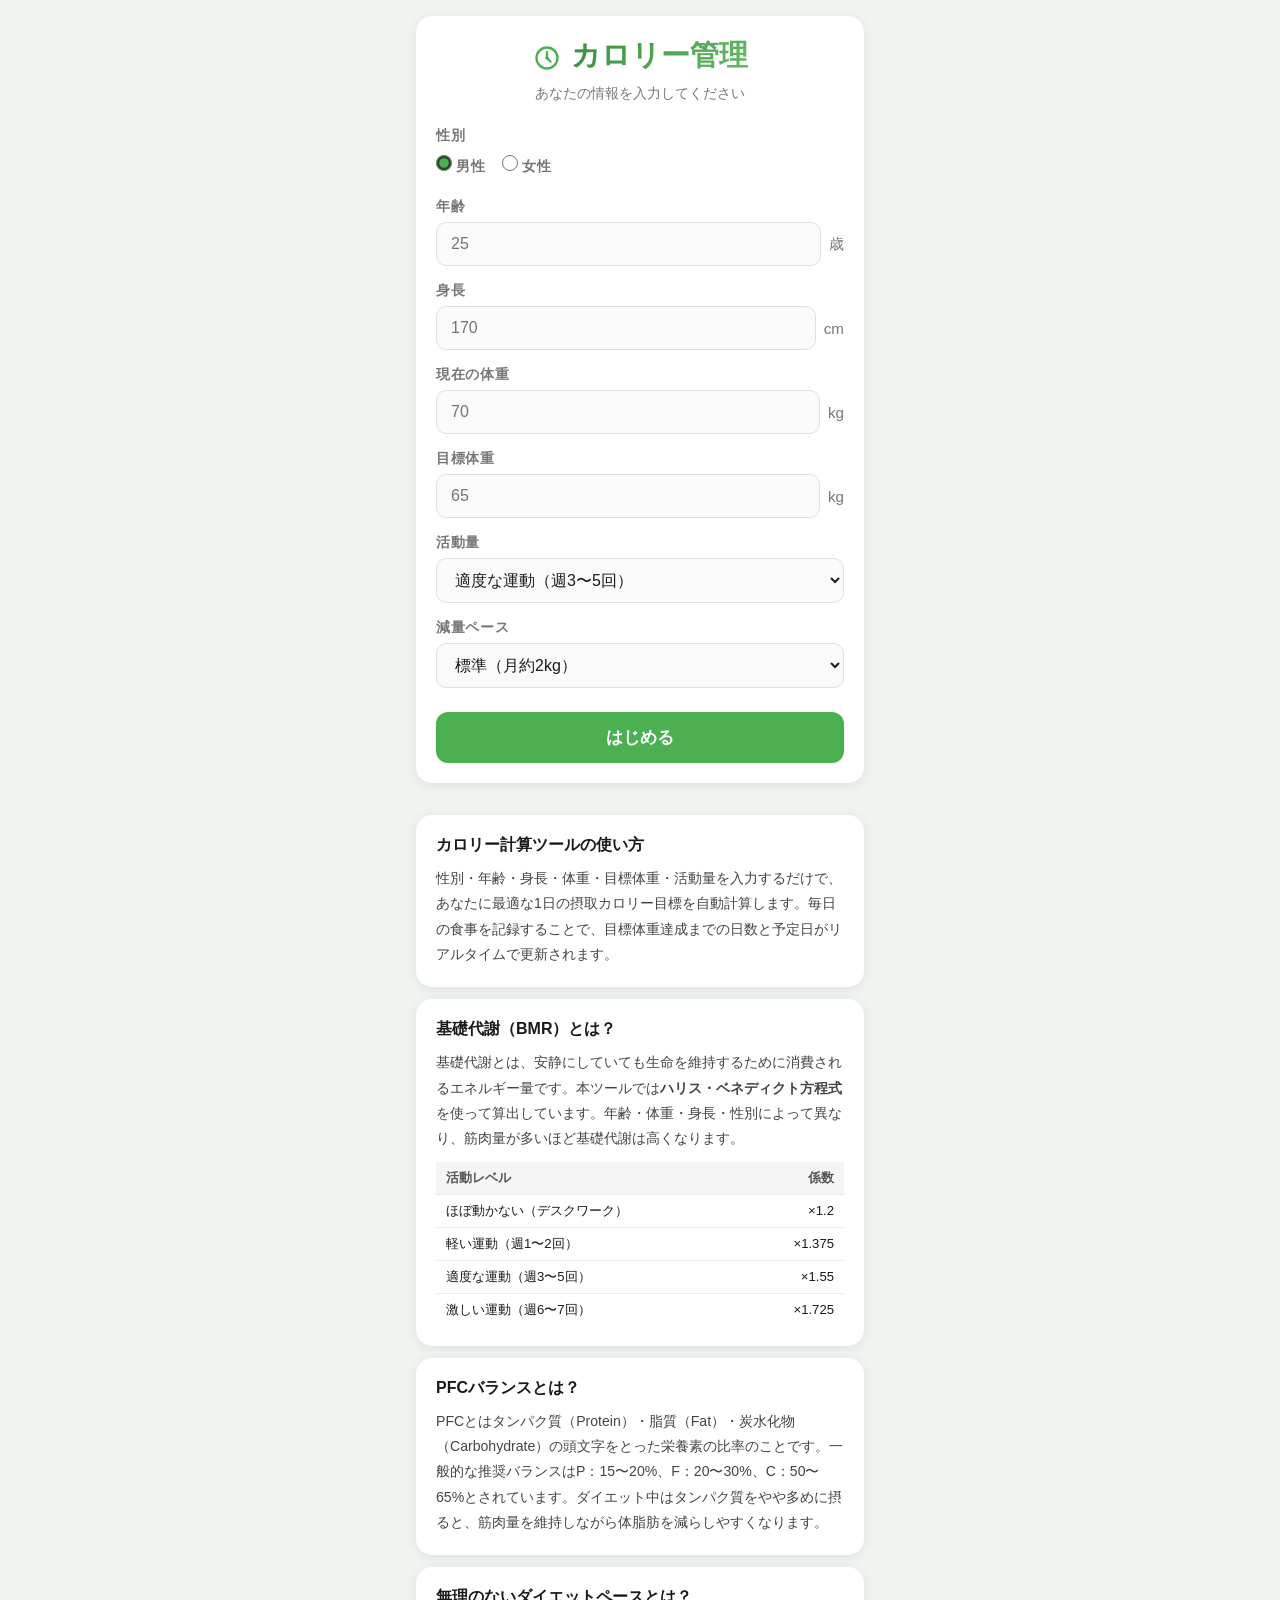
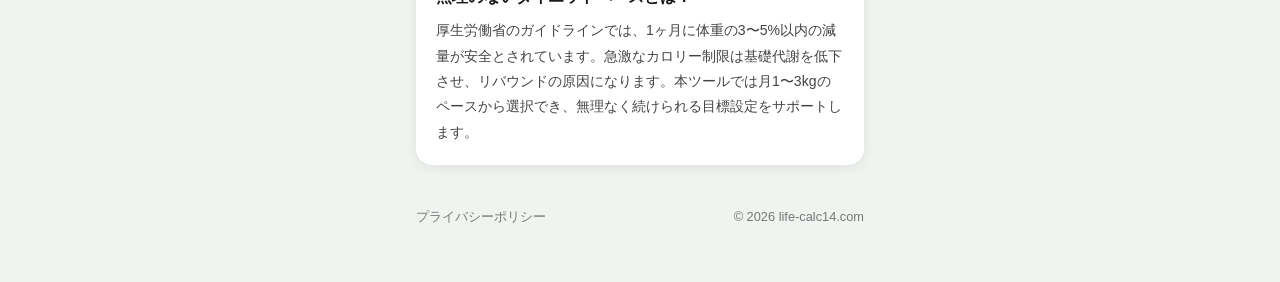
<file: index.html>
<!DOCTYPE html>
<html lang="ja">
<head>
  <meta charset="UTF-8" />
  <meta name="viewport" content="width=device-width, initial-scale=1.0" />
  <title>カロリー管理ツール | 目標体重まで賢く食べる</title>
  <meta name="description" content="身長・体重・目標を入力するだけで、今日食べていいカロリーをリアルタイム管理。PFCバランスも確認できる無料ツール。" />
  <link rel="stylesheet" href="style.css" />
  <script async src="https://www.googletagmanager.com/gtag/js?id=G-09VDQ8K3P7"></script>
  <script>
    window.dataLayer = window.dataLayer || [];
    function gtag(){dataLayer.push(arguments);}
    gtag('js', new Date());
    gtag('config', 'G-09VDQ8K3P7');
  </script>
  <script async src="https://pagead2.googlesyndication.com/pagead/js/adsbygoogle.js?client=ca-pub-2695760144989493"
     crossorigin="anonymous"></script>
</head>
<body>

  <!-- ========== プロフィール設定画面 ========== -->
  <div id="screen-profile" class="screen active">
    <div class="card">
      <div style="display:flex;align-items:center;justify-content:center;gap:10px;margin-bottom:4px;">
        <svg width="28" height="28" viewBox="0 0 24 24" fill="none" xmlns="http://www.w3.org/2000/svg">
          <circle cx="12" cy="12" r="9" stroke="#4CAF50" stroke-width="2"/>
          <path d="M12 7 v5 l3 3" stroke="#4CAF50" stroke-width="2" stroke-linecap="round" stroke-linejoin="round"/>
          <circle cx="12" cy="12" r="1.5" fill="#4CAF50"/>
        </svg>
        <h1 class="logo" style="background:linear-gradient(135deg,#388E3C,#66BB6A);-webkit-background-clip:text;-webkit-text-fill-color:transparent;background-clip:text;">カロリー管理</h1>
      </div>
      <p class="sub">あなたの情報を入力してください</p>

      <div class="form-group">
        <label>性別</label>
        <div class="radio-group">
          <label class="radio-label"><input type="radio" name="gender" value="male" checked /> 男性</label>
          <label class="radio-label"><input type="radio" name="gender" value="female" /> 女性</label>
        </div>
      </div>

      <div class="form-group">
        <label for="age">年齢</label>
        <div class="input-unit"><input type="number" id="age" placeholder="25" min="10" max="100" /><span>歳</span></div>
      </div>

      <div class="form-group">
        <label for="height">身長</label>
        <div class="input-unit"><input type="number" id="height" placeholder="170" min="100" max="250" /><span>cm</span></div>
      </div>

      <div class="form-group">
        <label for="weight">現在の体重</label>
        <div class="input-unit"><input type="number" id="weight" placeholder="70" min="20" max="300" step="0.1" /><span>kg</span></div>
      </div>

      <div class="form-group">
        <label for="target-weight">目標体重</label>
        <div class="input-unit"><input type="number" id="target-weight" placeholder="65" min="20" max="300" step="0.1" /><span>kg</span></div>
      </div>

      <div class="form-group">
        <label for="activity">活動量</label>
        <select id="activity">
          <option value="1.2">ほぼ動かない（デスクワーク中心）</option>
          <option value="1.375">軽い運動（週1〜2回）</option>
          <option value="1.55" selected>適度な運動（週3〜5回）</option>
          <option value="1.725">激しい運動（週6〜7回）</option>
        </select>
      </div>

      <div class="form-group">
        <label for="loss-speed">減量ペース</label>
        <select id="loss-speed">
          <option value="250">ゆっくり（月約1kg）</option>
          <option value="500" selected>標準（月約2kg）</option>
          <option value="750">速め（月約3kg）</option>
        </select>
      </div>

      <button class="btn-primary" onclick="saveProfile()">はじめる</button>
    </div>
  </div>

  <!-- ========== メイン画面 ========== -->
  <div id="screen-main" class="screen">

    <header class="app-header">
      <h1 class="logo-small" style="background:linear-gradient(135deg,#388E3C,#66BB6A);-webkit-background-clip:text;-webkit-text-fill-color:transparent;background-clip:text;">カロリー管理</h1>
      <button class="btn-icon" onclick="showScreen('screen-profile')" title="プロフィール編集">
        <svg width="22" height="22" viewBox="0 0 24 24" fill="none" xmlns="http://www.w3.org/2000/svg">
          <circle cx="12" cy="12" r="3" stroke="#777" stroke-width="2"/>
          <path d="M12 2v2M12 20v2M4.22 4.22l1.42 1.42M18.36 18.36l1.42 1.42M2 12h2M20 12h2M4.22 19.78l1.42-1.42M18.36 5.64l1.42-1.42" stroke="#777" stroke-width="2" stroke-linecap="round"/>
        </svg>
      </button>
    </header>

    <!-- 日付ナビ -->
    <div class="date-nav">
      <button onclick="changeDate(-1)">‹</button>
      <span id="display-date"></span>
      <button onclick="changeDate(1)">›</button>
    </div>

    <!-- カロリーサマリー -->
    <div class="card summary-card">
      <div class="calorie-ring-wrapper">
        <svg class="calorie-ring" viewBox="0 0 120 120">
          <circle class="ring-bg" cx="60" cy="60" r="50" />
          <circle class="ring-fill" id="ring-fill" cx="60" cy="60" r="50" />
        </svg>
        <div class="ring-text">
          <div id="remaining-kcal" class="ring-main">--</div>
          <div class="ring-label">残りkcal</div>
        </div>
      </div>

      <div class="calorie-stats">
        <div class="stat">
          <div class="stat-label">目標</div>
          <div class="stat-value" id="stat-target">--</div>
        </div>
        <div class="stat">
          <div class="stat-label">摂取済み</div>
          <div class="stat-value" id="stat-consumed">--</div>
        </div>
        <div class="stat">
          <div class="stat-label">残り</div>
          <div class="stat-value" id="stat-remaining">--</div>
        </div>
      </div>

      <div id="calorie-message" class="calorie-message"></div>
    </div>

    <!-- PFCバランス -->
    <div class="card">
      <h2 class="section-title">PFCバランス</h2>
      <div class="pfc-bars">
        <div class="pfc-item">
          <div class="pfc-label"><span class="pfc-dot protein"></span>タンパク質</div>
          <div class="pfc-bar-wrap"><div class="pfc-bar protein-bar" id="bar-p"></div></div>
          <div class="pfc-value" id="val-p">0g</div>
        </div>
        <div class="pfc-item">
          <div class="pfc-label"><span class="pfc-dot fat"></span>脂質</div>
          <div class="pfc-bar-wrap"><div class="pfc-bar fat-bar" id="bar-f"></div></div>
          <div class="pfc-value" id="val-f">0g</div>
        </div>
        <div class="pfc-item">
          <div class="pfc-label"><span class="pfc-dot carb"></span>炭水化物</div>
          <div class="pfc-bar-wrap"><div class="pfc-bar carb-bar" id="bar-c"></div></div>
          <div class="pfc-value" id="val-c">0g</div>
        </div>
      </div>
    </div>

    <!-- 目標まであと -->
    <div class="card goal-card">
      <h2 class="section-title">目標まで</h2>
      <div class="goal-stats">
        <div class="goal-item">
          <div class="goal-value" id="goal-diff">--</div>
          <div class="goal-label">あと何kg</div>
        </div>
        <div class="goal-item">
          <div class="goal-value" id="goal-days">--</div>
          <div class="goal-label">達成予想日数</div>
        </div>
        <div class="goal-item">
          <div class="goal-value" id="goal-date">--</div>
          <div class="goal-label">達成予想日</div>
        </div>
      </div>
    </div>

    <!-- 食事ログ -->
    <div class="card">
      <h2 class="section-title">今日の食事</h2>
      <div id="meal-list" class="meal-list"></div>
      <button class="btn-add" onclick="showScreen('screen-add')">＋ 食事を追加</button>
    </div>

  </div>

  <!-- ========== 食事追加画面 ========== -->
  <div id="screen-add" class="screen">
    <div class="card">
      <div class="screen-header">
        <button class="btn-back" onclick="showScreen('screen-main')">← 戻る</button>
        <h2>食事を追加</h2>
      </div>

      <div class="form-group">
        <label for="meal-name">食事名</label>
        <input type="text" id="meal-name" placeholder="例：ご飯150g、鶏むね肉100g" />
      </div>

      <div class="quick-foods">
        <p class="quick-label">よく使う食品（タップで自動入力）</p>
        <div class="quick-grid" id="quick-grid"></div>
      </div>

      <div class="form-group">
        <label for="meal-kcal">カロリー（kcal）</label>
        <input type="number" id="meal-kcal" placeholder="例：300" min="0" />
      </div>

      <div class="pfc-inputs">
        <div class="form-group">
          <label for="meal-p">タンパク質（g）</label>
          <input type="number" id="meal-p" placeholder="0" min="0" step="0.1" />
        </div>
        <div class="form-group">
          <label for="meal-f">脂質（g）</label>
          <input type="number" id="meal-f" placeholder="0" min="0" step="0.1" />
        </div>
        <div class="form-group">
          <label for="meal-c">炭水化物（g）</label>
          <input type="number" id="meal-c" placeholder="0" min="0" step="0.1" />
        </div>
      </div>

      <div class="form-group">
        <label for="meal-timing">食事タイミング</label>
        <select id="meal-timing">
          <option value="朝食">朝食</option>
          <option value="昼食" selected>昼食</option>
          <option value="夕食">夕食</option>
          <option value="間食">間食</option>
        </select>
      </div>

      <button class="btn-primary" onclick="addMeal()">追加する</button>
    </div>
  </div>

  <!-- コンテンツ説明セクション -->
  <div style="max-width:480px;margin:0 auto;padding:0 16px 16px;">
    <div class="card" style="margin-bottom:12px;">
      <h2 style="font-size:1rem;font-weight:700;margin-bottom:10px;">カロリー計算ツールの使い方</h2>
      <p style="font-size:0.88rem;line-height:1.8;color:#444;">性別・年齢・身長・体重・目標体重・活動量を入力するだけで、あなたに最適な1日の摂取カロリー目標を自動計算します。毎日の食事を記録することで、目標体重達成までの日数と予定日がリアルタイムで更新されます。</p>
    </div>

    <div class="card" style="margin-bottom:12px;">
      <h2 style="font-size:1rem;font-weight:700;margin-bottom:10px;">基礎代謝（BMR）とは？</h2>
      <p style="font-size:0.88rem;line-height:1.8;color:#444;">基礎代謝とは、安静にしていても生命を維持するために消費されるエネルギー量です。本ツールでは<strong>ハリス・ベネディクト方程式</strong>を使って算出しています。年齢・体重・身長・性別によって異なり、筋肉量が多いほど基礎代謝は高くなります。</p>
      <table style="width:100%;border-collapse:collapse;margin-top:10px;font-size:0.82rem;">
        <thead><tr style="background:#f5f5f5;"><th style="padding:7px 10px;text-align:left;color:#555;">活動レベル</th><th style="padding:7px 10px;text-align:right;color:#555;">係数</th></tr></thead>
        <tbody>
          <tr style="border-top:1px solid #eee;"><td style="padding:7px 10px;">ほぼ動かない（デスクワーク）</td><td style="padding:7px 10px;text-align:right;">×1.2</td></tr>
          <tr style="border-top:1px solid #eee;"><td style="padding:7px 10px;">軽い運動（週1〜2回）</td><td style="padding:7px 10px;text-align:right;">×1.375</td></tr>
          <tr style="border-top:1px solid #eee;"><td style="padding:7px 10px;">適度な運動（週3〜5回）</td><td style="padding:7px 10px;text-align:right;">×1.55</td></tr>
          <tr style="border-top:1px solid #eee;"><td style="padding:7px 10px;">激しい運動（週6〜7回）</td><td style="padding:7px 10px;text-align:right;">×1.725</td></tr>
        </tbody>
      </table>
    </div>

    <div class="card" style="margin-bottom:12px;">
      <h2 style="font-size:1rem;font-weight:700;margin-bottom:10px;">PFCバランスとは？</h2>
      <p style="font-size:0.88rem;line-height:1.8;color:#444;">PFCとはタンパク質（Protein）・脂質（Fat）・炭水化物（Carbohydrate）の頭文字をとった栄養素の比率のことです。一般的な推奨バランスはP：15〜20%、F：20〜30%、C：50〜65%とされています。ダイエット中はタンパク質をやや多めに摂ると、筋肉量を維持しながら体脂肪を減らしやすくなります。</p>
    </div>

    <div class="card" style="margin-bottom:12px;">
      <h2 style="font-size:1rem;font-weight:700;margin-bottom:10px;">無理のないダイエットペースとは？</h2>
      <p style="font-size:0.88rem;line-height:1.8;color:#444;">厚生労働省のガイドラインでは、1ヶ月に体重の3〜5%以内の減量が安全とされています。急激なカロリー制限は基礎代謝を低下させ、リバウンドの原因になります。本ツールでは月1〜3kgのペースから選択でき、無理なく続けられる目標設定をサポートします。</p>
    </div>
  </div>

  <footer class="site-footer">
    <a href="/privacy.html">プライバシーポリシー</a>
    <span>© 2026 life-calc14.com</span>
  </footer>

  <script src="app.js"></script>
</body>
</html>
</file>
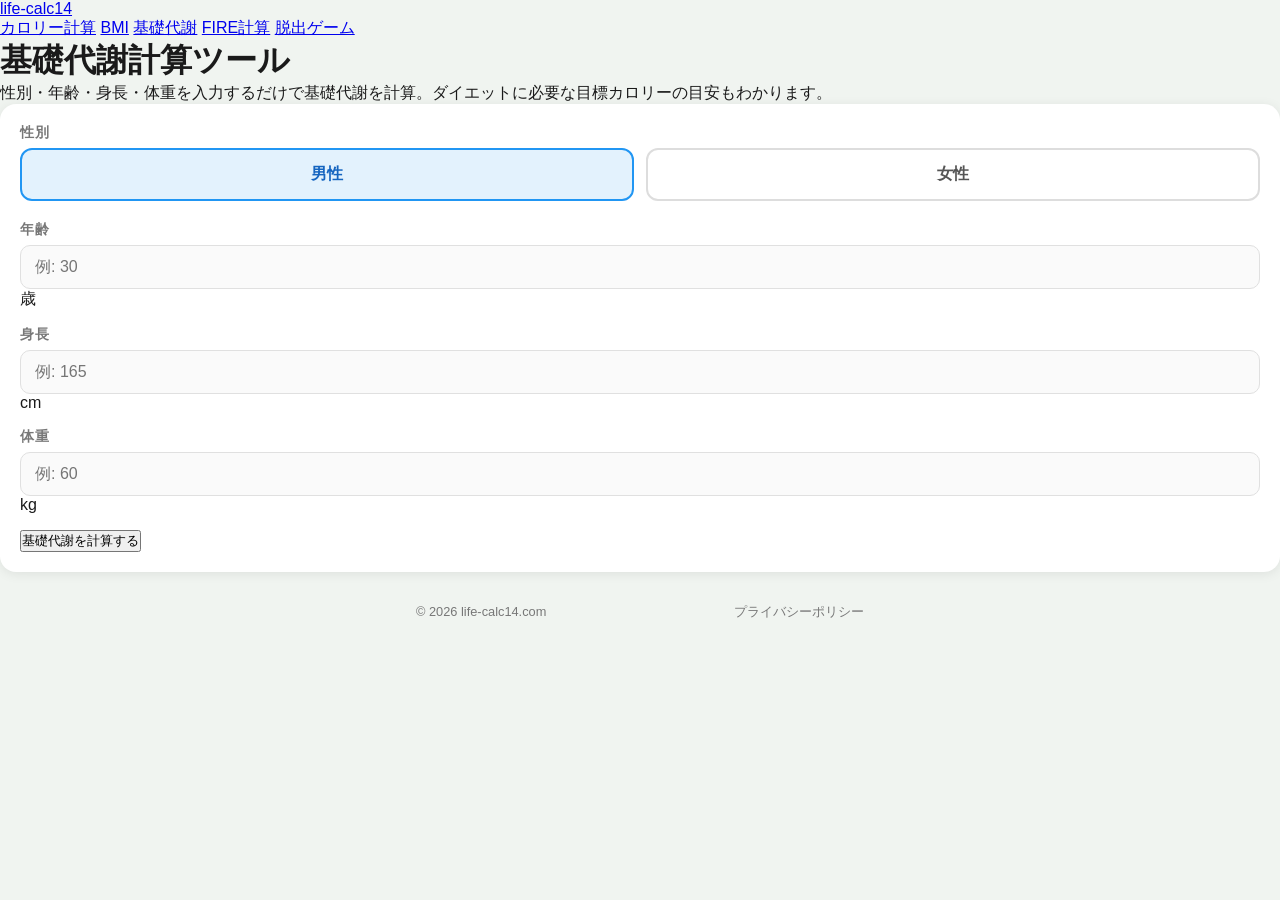
<file: bmr/index.html>
<!DOCTYPE html>
<html lang="ja">
<head>
  <meta charset="UTF-8" />
  <meta name="viewport" content="width=device-width, initial-scale=1.0" />
  <title>基礎代謝計算ツール | 年齢・身長・体重から無料で簡単計算</title>
  <meta name="description" content="性別・年齢・身長・体重を入力するだけで基礎代謝（BMR）を瞬時に計算。活動量別の1日消費カロリーやダイエット目標カロリーの目安もわかる無料ツール。" />
  <link rel="stylesheet" href="../style.css" />
  <script async src="https://www.googletagmanager.com/gtag/js?id=G-09VDQ8K3P7"></script>
  <script>
    window.dataLayer = window.dataLayer || [];
    function gtag(){dataLayer.push(arguments);}
    gtag('js', new Date());
    gtag('config', 'G-09VDQ8K3P7');
  </script>
  <script async src="https://pagead2.googlesyndication.com/pagead/js/adsbygoogle.js?client=ca-pub-2695760144989493"
     crossorigin="anonymous"></script>
  <style>
    .gender-row {
      display: flex;
      gap: 12px;
      margin-bottom: 20px;
    }
    .gender-btn {
      flex: 1;
      padding: 14px;
      border: 2px solid #ddd;
      border-radius: 12px;
      background: #fff;
      font-size: 1rem;
      font-weight: 700;
      cursor: pointer;
      transition: all 0.2s;
      color: #555;
    }
    .gender-btn.active-male {
      border-color: #2196f3;
      background: #e3f2fd;
      color: #1565c0;
    }
    .gender-btn.active-female {
      border-color: #e91e63;
      background: #fce4ec;
      color: #880e4f;
    }

    .result-card {
      background: linear-gradient(135deg, #667eea 0%, #764ba2 100%);
      border-radius: 20px;
      padding: 36px 24px;
      text-align: center;
      color: #fff;
      margin-bottom: 20px;
    }
    .result-label {
      font-size: 0.9rem;
      opacity: 0.85;
      letter-spacing: 0.1em;
      text-transform: uppercase;
      margin-bottom: 8px;
    }
    .result-value {
      font-size: 4.5rem;
      font-weight: 900;
      line-height: 1;
      margin-bottom: 4px;
    }
    .result-unit {
      font-size: 1.1rem;
      opacity: 0.85;
    }
    .result-sub {
      margin-top: 16px;
      font-size: 0.9rem;
      opacity: 0.8;
    }

    .activity-grid {
      display: grid;
      grid-template-columns: 1fr 1fr;
      gap: 12px;
      margin-bottom: 24px;
    }
    .activity-card {
      background: #f8f9fa;
      border-radius: 14px;
      padding: 16px 12px;
      text-align: center;
      border: 2px solid transparent;
      cursor: pointer;
      transition: all 0.2s;
    }
    .activity-card:hover { border-color: #667eea; }
    .activity-card.selected { border-color: #667eea; background: #f0f0ff; }
    .activity-name {
      font-size: 0.82rem;
      font-weight: 700;
      color: #333;
      margin-bottom: 4px;
    }
    .activity-desc {
      font-size: 0.72rem;
      color: #888;
    }
    .activity-kcal {
      font-size: 1.3rem;
      font-weight: 900;
      color: #667eea;
      margin-top: 8px;
    }

    .diet-table {
      width: 100%;
      border-collapse: collapse;
      margin-bottom: 24px;
    }
    .diet-table th {
      background: #f0f0ff;
      color: #555;
      font-size: 0.8rem;
      padding: 10px 12px;
      text-align: left;
    }
    .diet-table td {
      padding: 12px;
      border-bottom: 1px solid #eee;
      font-size: 0.9rem;
    }
    .diet-table tr:last-child td { border-bottom: none; }
    .diet-kcal {
      font-weight: 800;
      font-size: 1.1rem;
    }
    .tag {
      display: inline-block;
      padding: 2px 10px;
      border-radius: 999px;
      font-size: 0.72rem;
      font-weight: 700;
    }
    .tag-maintain  { background: #e8f5e9; color: #2e7d32; }
    .tag-slow      { background: #fff8e1; color: #f57f17; }
    .tag-standard  { background: #fff3e0; color: #e65100; }

    .info-box {
      background: #f8f9fa;
      border-left: 4px solid #667eea;
      border-radius: 0 12px 12px 0;
      padding: 16px 20px;
      margin-bottom: 20px;
      font-size: 0.88rem;
      color: #555;
      line-height: 1.7;
    }
    .info-box h3 {
      font-size: 0.95rem;
      color: #333;
      margin-bottom: 8px;
    }

    .tool-links {
      display: flex;
      gap: 12px;
      flex-wrap: wrap;
      margin-top: 24px;
    }
    .tool-link {
      flex: 1;
      min-width: 140px;
      display: block;
      padding: 14px 16px;
      background: #f8f9fa;
      border-radius: 12px;
      text-align: center;
      text-decoration: none;
      color: #333;
      font-size: 0.88rem;
      font-weight: 600;
      border: 1px solid #eee;
      transition: all 0.2s;
    }
    .tool-link:hover { background: #f0f0ff; border-color: #667eea; color: #667eea; }
    .tool-link-label { font-size: 0.72rem; color: #999; display: block; margin-bottom: 4px; }

    #result-section { display: none; }
  </style>
</head>
<body>
  <header class="site-header">
    <a href="/" class="site-logo">life-calc14</a>
    <nav class="site-nav">
      <a href="/">カロリー計算</a>
      <a href="/bmi.html">BMI</a>
      <a href="/bmr/" class="active">基礎代謝</a>
      <a href="/fire.html">FIRE計算</a>
      <a href="/escape/">脱出ゲーム</a>
    </nav>
  </header>

  <main class="container">
    <h1 class="page-title">基礎代謝計算ツール</h1>
    <p class="page-desc">性別・年齢・身長・体重を入力するだけで基礎代謝を計算。ダイエットに必要な目標カロリーの目安もわかります。</p>

    <!-- AdSense -->
    <ins class="adsbygoogle"
         style="display:block"
         data-ad-client="ca-pub-2695760144989493"
         data-ad-slot="auto"
         data-ad-format="auto"
         data-full-width-responsive="true"></ins>
    <script>(adsbygoogle = window.adsbygoogle || []).push({});</script>

    <div class="card">
      <!-- 性別 -->
      <div class="form-group">
        <label class="form-label">性別</label>
        <div class="gender-row">
          <button class="gender-btn active-male" id="btn-male" onclick="setGender('male')">男性</button>
          <button class="gender-btn" id="btn-female" onclick="setGender('female')">女性</button>
        </div>
      </div>

      <!-- 年齢 -->
      <div class="form-group">
        <label class="form-label" for="age">年齢</label>
        <div class="input-row">
          <input type="number" id="age" class="form-input" placeholder="例: 30" min="10" max="100" />
          <span class="input-unit">歳</span>
        </div>
      </div>

      <!-- 身長 -->
      <div class="form-group">
        <label class="form-label" for="height">身長</label>
        <div class="input-row">
          <input type="number" id="height" class="form-input" placeholder="例: 165" min="100" max="250" />
          <span class="input-unit">cm</span>
        </div>
      </div>

      <!-- 体重 -->
      <div class="form-group">
        <label class="form-label" for="weight">体重</label>
        <div class="input-row">
          <input type="number" id="weight" class="form-input" placeholder="例: 60" min="20" max="300" />
          <span class="input-unit">kg</span>
        </div>
      </div>

      <button class="btn-calc" onclick="calculate()">基礎代謝を計算する</button>
      <p class="error-msg" id="error-msg"></p>
    </div>

    <!-- 結果 -->
    <div id="result-section">
      <!-- BMR -->
      <div class="result-card">
        <div class="result-label">あなたの基礎代謝（BMR）</div>
        <div class="result-value" id="bmr-value">—</div>
        <div class="result-unit">kcal / 日</div>
        <div class="result-sub" id="bmr-sub"></div>
      </div>

      <!-- 活動量別 -->
      <div class="card">
        <h2 class="section-title">活動量別・1日の消費カロリー</h2>
        <p style="font-size:0.85rem;color:#888;margin-bottom:16px;">あなたの生活スタイルに近いものを選んでください</p>
        <div class="activity-grid" id="activity-grid">
          <div class="activity-card selected" onclick="selectActivity(this, 1.2)">
            <div class="activity-name">ほぼ運動なし</div>
            <div class="activity-desc">デスクワーク中心</div>
            <div class="activity-kcal" id="act-0">—</div>
            <div style="font-size:0.7rem;color:#aaa">kcal</div>
          </div>
          <div class="activity-card" onclick="selectActivity(this, 1.375)">
            <div class="activity-name">軽い運動</div>
            <div class="activity-desc">週1〜3日</div>
            <div class="activity-kcal" id="act-1">—</div>
            <div style="font-size:0.7rem;color:#aaa">kcal</div>
          </div>
          <div class="activity-card" onclick="selectActivity(this, 1.55)">
            <div class="activity-name">中程度の運動</div>
            <div class="activity-desc">週3〜5日</div>
            <div class="activity-kcal" id="act-2">—</div>
            <div style="font-size:0.7rem;color:#aaa">kcal</div>
          </div>
          <div class="activity-card" onclick="selectActivity(this, 1.725)">
            <div class="activity-name">ハードな運動</div>
            <div class="activity-desc">週6〜7日</div>
            <div class="activity-kcal" id="act-3">—</div>
            <div style="font-size:0.7rem;color:#aaa">kcal</div>
          </div>
        </div>

        <!-- ダイエット目標カロリー -->
        <h2 class="section-title">ダイエット目標カロリーの目安</h2>
        <table class="diet-table">
          <thead>
            <tr>
              <th>目標</th>
              <th>1日の目標カロリー</th>
              <th>1ヶ月の変化目安</th>
            </tr>
          </thead>
          <tbody>
            <tr>
              <td><span class="tag tag-maintain">現状維持</span></td>
              <td><span class="diet-kcal" id="diet-maintain">—</span> kcal</td>
              <td>±0 kg</td>
            </tr>
            <tr>
              <td><span class="tag tag-slow">緩やかに痩せる</span></td>
              <td><span class="diet-kcal" id="diet-slow">—</span> kcal</td>
              <td>約 -1 kg / 月</td>
            </tr>
            <tr>
              <td><span class="tag tag-standard">しっかり痩せる</span></td>
              <td><span class="diet-kcal" id="diet-standard">—</span> kcal</td>
              <td>約 -2 kg / 月</td>
            </tr>
          </tbody>
        </table>

        <p style="font-size:0.78rem;color:#aaa;margin-top:-12px;">※ 基礎代謝を下回るカロリー制限は健康に悪影響を与える可能性があります。無理のない範囲で取り組みましょう。</p>
      </div>

      <!-- AdSense -->
      <ins class="adsbygoogle"
           style="display:block"
           data-ad-client="ca-pub-2695760144989493"
           data-ad-slot="auto"
           data-ad-format="auto"
           data-full-width-responsive="true"></ins>
      <script>(adsbygoogle = window.adsbygoogle || []).push({});</script>

      <!-- 解説 -->
      <div class="info-box">
        <h3>基礎代謝（BMR）とは？</h3>
        何もしなくても生命維持のために消費されるカロリーのことです。呼吸・体温調節・内臓の働きなど、安静にしているだけで消費されます。加齢とともに低下するため、同じ食事量でも太りやすくなる原因のひとつです。
      </div>
      <div class="info-box">
        <h3>計算式について</h3>
        このツールは精度の高い「ミフリン・セントジョー式」を使用しています。<br>
        男性：10×体重(kg) + 6.25×身長(cm) − 5×年齢 + 5<br>
        女性：10×体重(kg) + 6.25×身長(cm) − 5×年齢 − 161
      </div>

      <!-- 関連ツール -->
      <h2 class="section-title">関連ツール</h2>
      <div class="tool-links">
        <a href="/" class="tool-link">
          <span class="tool-link-label">食事管理に</span>
          カロリー計算ツール
        </a>
        <a href="/bmi.html" class="tool-link">
          <span class="tool-link-label">体格チェックに</span>
          BMI計算ツール
        </a>
        <a href="/escape/" class="tool-link">
          <span class="tool-link-label">息抜きに</span>
          脱出ゲーム
        </a>
      </div>
    </div>
  </main>

  <footer class="site-footer">
    <p>&copy; 2026 life-calc14.com</p>
    <a href="/privacy.html">プライバシーポリシー</a>
  </footer>

  <script>
    let gender = 'male';
    let currentTDEE = 0;

    function setGender(g) {
      gender = g;
      document.getElementById('btn-male').className = 'gender-btn' + (g === 'male' ? ' active-male' : '');
      document.getElementById('btn-female').className = 'gender-btn' + (g === 'female' ? ' active-female' : '');
    }

    function calculate() {
      const age    = parseFloat(document.getElementById('age').value);
      const height = parseFloat(document.getElementById('height').value);
      const weight = parseFloat(document.getElementById('weight').value);
      const errEl  = document.getElementById('error-msg');

      if (!age || !height || !weight || age < 10 || age > 100 || height < 100 || height > 250 || weight < 20 || weight > 300) {
        errEl.textContent = '年齢・身長・体重を正しく入力してください。';
        return;
      }
      errEl.textContent = '';

      // Mifflin-St Jeor
      const bmr = Math.round(10 * weight + 6.25 * height - 5 * age + (gender === 'male' ? 5 : -161));

      document.getElementById('bmr-value').textContent = bmr.toLocaleString();
      document.getElementById('bmr-sub').textContent =
        `${gender === 'male' ? '男性' : '女性'} / ${age}歳 / ${height}cm / ${weight}kg`;

      // 活動量別TDEE
      const multipliers = [1.2, 1.375, 1.55, 1.725];
      multipliers.forEach((m, i) => {
        document.getElementById('act-' + i).textContent = Math.round(bmr * m).toLocaleString();
      });

      // 最初の活動量（ほぼ運動なし）でダイエット表を更新
      updateDietTable(Math.round(bmr * 1.2));

      // 活動カード選択をリセット
      document.querySelectorAll('.activity-card').forEach((el, i) => {
        el.className = 'activity-card' + (i === 0 ? ' selected' : '');
      });

      document.getElementById('result-section').style.display = 'block';
      document.getElementById('result-section').scrollIntoView({ behavior: 'smooth' });
    }

    function selectActivity(el, multiplier) {
      document.querySelectorAll('.activity-card').forEach(c => c.classList.remove('selected'));
      el.classList.add('selected');
      const bmr = parseFloat(document.getElementById('bmr-value').textContent.replace(/,/g, ''));
      updateDietTable(Math.round(bmr * multiplier));
    }

    function updateDietTable(tdee) {
      document.getElementById('diet-maintain').textContent  = tdee.toLocaleString();
      document.getElementById('diet-slow').textContent      = Math.max(1200, tdee - 500).toLocaleString();
      document.getElementById('diet-standard').textContent  = Math.max(1200, tdee - 750).toLocaleString();
    }

    // Enterキー対応
    ['age', 'height', 'weight'].forEach(id => {
      document.getElementById(id).addEventListener('keydown', e => {
        if (e.key === 'Enter') calculate();
      });
    });
  </script>
</body>
</html>
</file>
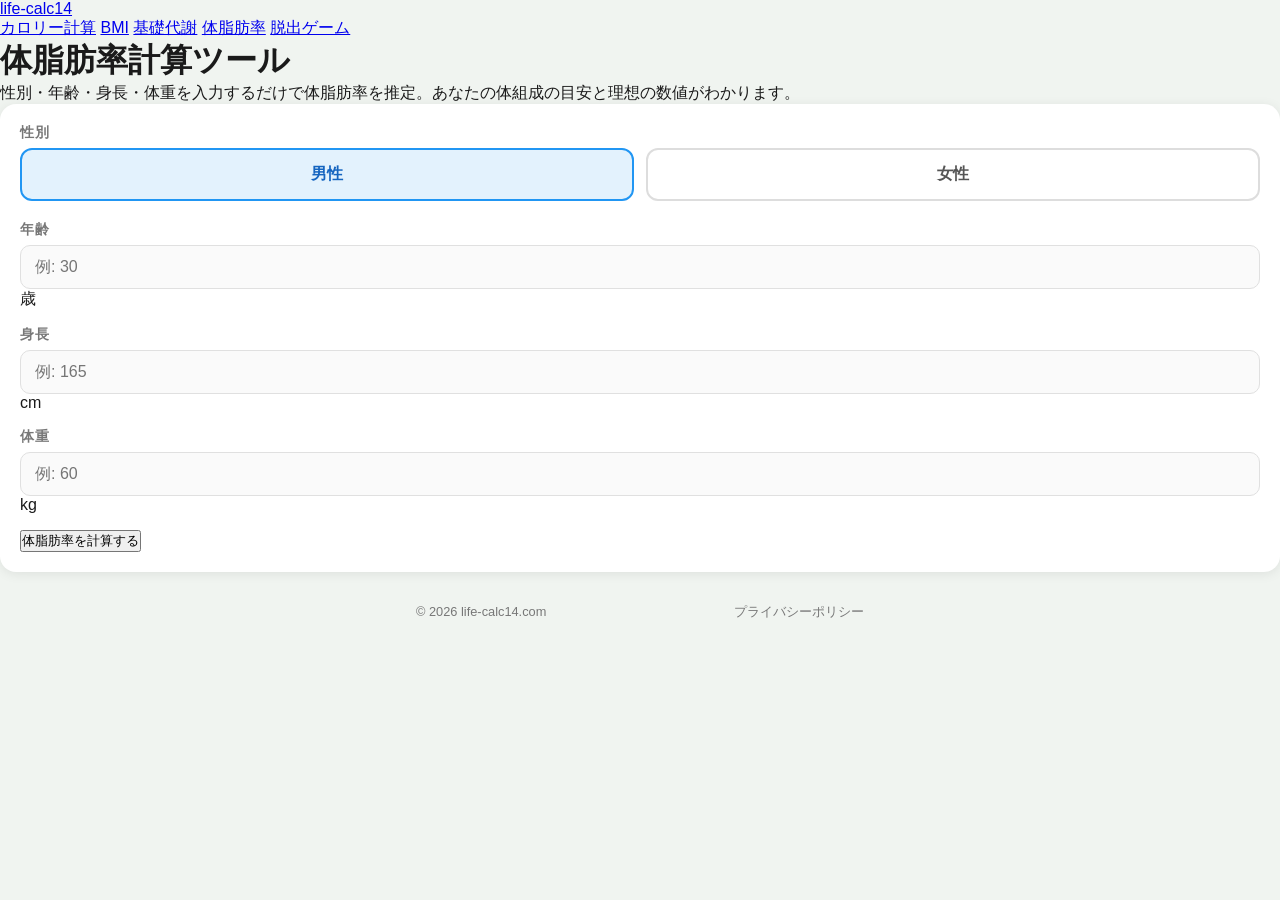
<file: bodyfat/index.html>
<!DOCTYPE html>
<html lang="ja">
<head>
  <meta charset="UTF-8" />
  <meta name="viewport" content="width=device-width, initial-scale=1.0" />
  <title>体脂肪率計算ツール | 年齢・BMIから無料で簡単推定</title>
  <meta name="description" content="性別・年齢・身長・体重を入力するだけで体脂肪率を推定。理想の体脂肪率との比較や、判定・アドバイスもわかる無料ツール。" />
  <link rel="stylesheet" href="../style.css" />
  <script async src="https://www.googletagmanager.com/gtag/js?id=G-09VDQ8K3P7"></script>
  <script>
    window.dataLayer = window.dataLayer || [];
    function gtag(){dataLayer.push(arguments);}
    gtag('js', new Date());
    gtag('config', 'G-09VDQ8K3P7');
  </script>
  <script async src="https://pagead2.googlesyndication.com/pagead/js/adsbygoogle.js?client=ca-pub-2695760144989493"
     crossorigin="anonymous"></script>
  <style>
    .gender-row {
      display: flex;
      gap: 12px;
      margin-bottom: 20px;
    }
    .gender-btn {
      flex: 1;
      padding: 14px;
      border: 2px solid #ddd;
      border-radius: 12px;
      background: #fff;
      font-size: 1rem;
      font-weight: 700;
      cursor: pointer;
      transition: all 0.2s;
      color: #555;
    }
    .gender-btn.active-male   { border-color: #2196f3; background: #e3f2fd; color: #1565c0; }
    .gender-btn.active-female { border-color: #e91e63; background: #fce4ec; color: #880e4f; }

    .result-card {
      border-radius: 20px;
      padding: 36px 24px;
      text-align: center;
      color: #fff;
      margin-bottom: 20px;
    }
    .result-card.low      { background: linear-gradient(135deg, #42a5f5, #1565c0); }
    .result-card.normal   { background: linear-gradient(135deg, #66bb6a, #2e7d32); }
    .result-card.high     { background: linear-gradient(135deg, #ffa726, #e65100); }
    .result-card.very-high{ background: linear-gradient(135deg, #ef5350, #b71c1c); }

    .result-label { font-size: 0.9rem; opacity: 0.85; letter-spacing: 0.1em; margin-bottom: 8px; }
    .result-value { font-size: 4.5rem; font-weight: 900; line-height: 1; margin-bottom: 4px; }
    .result-unit  { font-size: 1.1rem; opacity: 0.85; }
    .result-judge {
      display: inline-block;
      margin-top: 14px;
      padding: 6px 22px;
      border-radius: 999px;
      background: rgba(255,255,255,0.25);
      font-size: 1rem;
      font-weight: 700;
    }

    .gauge-wrap {
      margin: 8px 0 4px;
      position: relative;
    }
    .gauge-bar {
      height: 18px;
      border-radius: 999px;
      background: linear-gradient(to right, #42a5f5 0%, #66bb6a 30%, #ffa726 65%, #ef5350 100%);
    }
    .gauge-marker {
      position: absolute;
      top: -7px;
      width: 4px;
      height: 32px;
      background: #1a1a1a;
      border-radius: 2px;
      transform: translateX(-50%);
      transition: left 0.6s ease;
    }
    .gauge-labels {
      display: flex;
      justify-content: space-between;
      font-size: 0.72rem;
      color: #aaa;
      margin-top: 6px;
    }

    .compare-table {
      width: 100%;
      border-collapse: collapse;
      margin-bottom: 8px;
    }
    .compare-table th {
      background: #f0f0ff;
      color: #555;
      font-size: 0.8rem;
      padding: 10px 12px;
      text-align: left;
    }
    .compare-table td {
      padding: 11px 12px;
      border-bottom: 1px solid #eee;
      font-size: 0.88rem;
    }
    .compare-table tr:last-child td { border-bottom: none; }
    .compare-table tr.highlight td { background: #f0fff0; font-weight: 700; }

    .tag {
      display: inline-block;
      padding: 2px 10px;
      border-radius: 999px;
      font-size: 0.72rem;
      font-weight: 700;
    }
    .tag-low       { background: #e3f2fd; color: #1565c0; }
    .tag-normal    { background: #e8f5e9; color: #2e7d32; }
    .tag-high      { background: #fff3e0; color: #e65100; }
    .tag-very-high { background: #ffebee; color: #b71c1c; }

    .advice-box {
      border-radius: 14px;
      padding: 18px 20px;
      margin-bottom: 20px;
      font-size: 0.9rem;
      line-height: 1.7;
    }
    .advice-box.low       { background: #e3f2fd; border-left: 4px solid #2196f3; }
    .advice-box.normal    { background: #e8f5e9; border-left: 4px solid #4caf50; }
    .advice-box.high      { background: #fff3e0; border-left: 4px solid #ff9800; }
    .advice-box.very-high { background: #ffebee; border-left: 4px solid #f44336; }
    .advice-box h3 { font-size: 0.95rem; margin-bottom: 6px; }

    .info-box {
      background: #f8f9fa;
      border-left: 4px solid #667eea;
      border-radius: 0 12px 12px 0;
      padding: 16px 20px;
      margin-bottom: 20px;
      font-size: 0.88rem;
      color: #555;
      line-height: 1.7;
    }
    .info-box h3 { font-size: 0.95rem; color: #333; margin-bottom: 8px; }

    .tool-links {
      display: flex;
      gap: 12px;
      flex-wrap: wrap;
      margin-top: 24px;
    }
    .tool-link {
      flex: 1;
      min-width: 140px;
      display: block;
      padding: 14px 16px;
      background: #f8f9fa;
      border-radius: 12px;
      text-align: center;
      text-decoration: none;
      color: #333;
      font-size: 0.88rem;
      font-weight: 600;
      border: 1px solid #eee;
      transition: all 0.2s;
    }
    .tool-link:hover { background: #f0f0ff; border-color: #667eea; color: #667eea; }
    .tool-link-label { font-size: 0.72rem; color: #999; display: block; margin-bottom: 4px; }

    #result-section { display: none; }
  </style>
</head>
<body>
  <header class="site-header">
    <a href="/" class="site-logo">life-calc14</a>
    <nav class="site-nav">
      <a href="/">カロリー計算</a>
      <a href="/bmi.html">BMI</a>
      <a href="/bmr/">基礎代謝</a>
      <a href="/bodyfat/" class="active">体脂肪率</a>
      <a href="/escape/">脱出ゲーム</a>
    </nav>
  </header>

  <main class="container">
    <h1 class="page-title">体脂肪率計算ツール</h1>
    <p class="page-desc">性別・年齢・身長・体重を入力するだけで体脂肪率を推定。あなたの体組成の目安と理想の数値がわかります。</p>

    <ins class="adsbygoogle"
         style="display:block"
         data-ad-client="ca-pub-2695760144989493"
         data-ad-slot="auto"
         data-ad-format="auto"
         data-full-width-responsive="true"></ins>
    <script>(adsbygoogle = window.adsbygoogle || []).push({});</script>

    <div class="card">
      <div class="form-group">
        <label class="form-label">性別</label>
        <div class="gender-row">
          <button class="gender-btn active-male" id="btn-male" onclick="setGender('male')">男性</button>
          <button class="gender-btn" id="btn-female" onclick="setGender('female')">女性</button>
        </div>
      </div>
      <div class="form-group">
        <label class="form-label" for="age">年齢</label>
        <div class="input-row">
          <input type="number" id="age" class="form-input" placeholder="例: 30" min="10" max="100" />
          <span class="input-unit">歳</span>
        </div>
      </div>
      <div class="form-group">
        <label class="form-label" for="height">身長</label>
        <div class="input-row">
          <input type="number" id="height" class="form-input" placeholder="例: 165" min="100" max="250" />
          <span class="input-unit">cm</span>
        </div>
      </div>
      <div class="form-group">
        <label class="form-label" for="weight">体重</label>
        <div class="input-row">
          <input type="number" id="weight" class="form-input" placeholder="例: 60" min="20" max="300" />
          <span class="input-unit">kg</span>
        </div>
      </div>
      <button class="btn-calc" onclick="calculate()">体脂肪率を計算する</button>
      <p class="error-msg" id="error-msg"></p>
    </div>

    <div id="result-section">
      <!-- メイン結果 -->
      <div class="result-card" id="result-card">
        <div class="result-label">推定体脂肪率</div>
        <div class="result-value" id="bf-value">—</div>
        <div class="result-unit">%</div>
        <div class="result-judge" id="bf-judge">—</div>
      </div>

      <!-- ゲージ -->
      <div class="card">
        <h2 class="section-title">体脂肪率のレベル</h2>
        <div class="gauge-wrap">
          <div class="gauge-bar"></div>
          <div class="gauge-marker" id="gauge-marker"></div>
        </div>
        <div class="gauge-labels">
          <span>低い</span>
          <span>標準</span>
          <span>やや高い</span>
          <span>高い</span>
        </div>

        <!-- 判定表 -->
        <table class="compare-table" style="margin-top:20px;">
          <thead>
            <tr>
              <th>判定</th>
              <th>男性</th>
              <th>女性</th>
            </tr>
          </thead>
          <tbody id="compare-body"></tbody>
        </table>
        <p style="font-size:0.75rem;color:#aaa;margin-top:8px;">※ 日本肥満学会の基準を参考にしています</p>
      </div>

      <!-- アドバイス -->
      <div class="advice-box" id="advice-box">
        <h3 id="advice-title"></h3>
        <p id="advice-text"></p>
      </div>

      <ins class="adsbygoogle"
           style="display:block"
           data-ad-client="ca-pub-2695760144989493"
           data-ad-slot="auto"
           data-ad-format="auto"
           data-full-width-responsive="true"></ins>
      <script>(adsbygoogle = window.adsbygoogle || []).push({});</script>

      <!-- 解説 -->
      <div class="info-box">
        <h3>計算方法について</h3>
        BMI（体格指数）と年齢・性別を使ったDeurenberg式で推定しています。<br>
        体脂肪率(%) = 1.20 × BMI + 0.23 × 年齢 − 10.8 × 性別係数 − 5.4<br>
        ※ 男性：性別係数=1 / 女性：性別係数=0<br>
        ※ 体組成計での実測値とは異なる場合があります。
      </div>
      <div class="info-box">
        <h3>体脂肪率が高いと起こること</h3>
        体脂肪が多すぎると、生活習慣病（糖尿病・高血圧・脂質異常症）のリスクが高まります。一方で低すぎても、ホルモンバランスの乱れや免疫力低下につながります。適切な範囲を維持することが大切です。
      </div>

      <h2 class="section-title">関連ツール</h2>
      <div class="tool-links">
        <a href="/bmr/" class="tool-link">
          <span class="tool-link-label">カロリー管理に</span>
          基礎代謝計算
        </a>
        <a href="/bmi.html" class="tool-link">
          <span class="tool-link-label">体格チェックに</span>
          BMI計算
        </a>
        <a href="/" class="tool-link">
          <span class="tool-link-label">食事管理に</span>
          カロリー計算
        </a>
      </div>
    </div>
  </main>

  <footer class="site-footer">
    <p>&copy; 2026 life-calc14.com</p>
    <a href="/privacy.html">プライバシーポリシー</a>
  </footer>

  <script>
    let gender = 'male';

    function setGender(g) {
      gender = g;
      document.getElementById('btn-male').className   = 'gender-btn' + (g === 'male'   ? ' active-male'   : '');
      document.getElementById('btn-female').className = 'gender-btn' + (g === 'female' ? ' active-female' : '');
    }

    // 判定基準 [label, tagClass, male範囲, female範囲]
    const criteria = [
      { label: '低い',     tag: 'tag-low',       male: '〜10%',   female: '〜20%',  mMax: 10, fMax: 20 },
      { label: '標準',     tag: 'tag-normal',    male: '10〜20%', female: '20〜30%', mMax: 20, fMax: 30 },
      { label: 'やや高い', tag: 'tag-high',      male: '20〜25%', female: '30〜35%', mMax: 25, fMax: 35 },
      { label: '高い',     tag: 'tag-very-high', male: '25%〜',   female: '35%〜',   mMax: 999, fMax: 999 },
    ];

    const advice = {
      low: {
        cls: 'low',
        title: '体脂肪率が低めです',
        text: '体脂肪が少なすぎると、ホルモンバランスの乱れや免疫力低下につながることがあります。極端な食事制限は避け、バランスのよい食事と適度な筋力トレーニングを心がけましょう。'
      },
      normal: {
        cls: 'normal',
        title: '体脂肪率は標準範囲です',
        text: '健康的な範囲内です。現在の食事・運動習慣を継続しましょう。筋肉量を維持するために、適度な運動と十分なたんぱく質摂取がおすすめです。'
      },
      high: {
        cls: 'high',
        title: '体脂肪率がやや高めです',
        text: '生活習慣病のリスクが高まり始める範囲です。1日30分程度のウォーキングや軽い筋トレを取り入れ、揚げ物・甘い飲み物を控えることから始めましょう。'
      },
      'very-high': {
        cls: 'very-high',
        title: '体脂肪率が高い状態です',
        text: '糖尿病・高血圧などのリスクが高まります。まずは食事の見直し（カロリー計算・糖質・脂質を意識）と、無理のない有酸素運動から始めることをおすすめします。'
      }
    };

    function getJudge(bf, g) {
      const limits = g === 'male'
        ? [10, 20, 25]
        : [20, 30, 35];
      if (bf < limits[0]) return 'low';
      if (bf < limits[1]) return 'normal';
      if (bf < limits[2]) return 'high';
      return 'very-high';
    }

    function calculate() {
      const age    = parseFloat(document.getElementById('age').value);
      const height = parseFloat(document.getElementById('height').value);
      const weight = parseFloat(document.getElementById('weight').value);
      const errEl  = document.getElementById('error-msg');

      if (!age || !height || !weight || age < 10 || age > 100 || height < 100 || height > 250 || weight < 20 || weight > 300) {
        errEl.textContent = '年齢・身長・体重を正しく入力してください。';
        return;
      }
      errEl.textContent = '';

      const bmi = weight / ((height / 100) ** 2);
      const gCoeff = gender === 'male' ? 1 : 0;
      const bf = Math.round((1.20 * bmi + 0.23 * age - 10.8 * gCoeff - 5.4) * 10) / 10;
      const judge = getJudge(bf, gender);

      // カード
      const cardClasses = { low: 'low', normal: 'normal', high: 'high', 'very-high': 'very-high' };
      const judgeLabels = { low: '低い', normal: '標準', high: 'やや高い', 'very-high': '高い' };
      const card = document.getElementById('result-card');
      card.className = 'result-card ' + cardClasses[judge];
      document.getElementById('bf-value').textContent = bf;
      document.getElementById('bf-judge').textContent = judgeLabels[judge];

      // ゲージ（0〜50%を100%幅に）
      const pct = Math.min(Math.max(bf / 50 * 100, 2), 98);
      document.getElementById('gauge-marker').style.left = pct + '%';

      // 比較表
      const tbody = document.getElementById('compare-body');
      tbody.innerHTML = criteria.map(c => {
        const isCurrentMale   = gender === 'male'   && judgeLabels[judge] === c.label;
        const isCurrentFemale = gender === 'female' && judgeLabels[judge] === c.label;
        const hl = (isCurrentMale || isCurrentFemale) ? ' class="highlight"' : '';
        return `<tr${hl}>
          <td><span class="tag ${c.tag}">${c.label}</span></td>
          <td>${c.male}${isCurrentMale ? ' ◀ あなた' : ''}</td>
          <td>${c.female}${isCurrentFemale ? ' ◀ あなた' : ''}</td>
        </tr>`;
      }).join('');

      // アドバイス
      const adv = advice[judge];
      const advBox = document.getElementById('advice-box');
      advBox.className = 'advice-box ' + adv.cls;
      document.getElementById('advice-title').textContent = adv.title;
      document.getElementById('advice-text').textContent  = adv.text;

      document.getElementById('result-section').style.display = 'block';
      document.getElementById('result-section').scrollIntoView({ behavior: 'smooth' });
    }

    ['age', 'height', 'weight'].forEach(id => {
      document.getElementById(id).addEventListener('keydown', e => {
        if (e.key === 'Enter') calculate();
      });
    });
  </script>
</body>
</html>
</file>
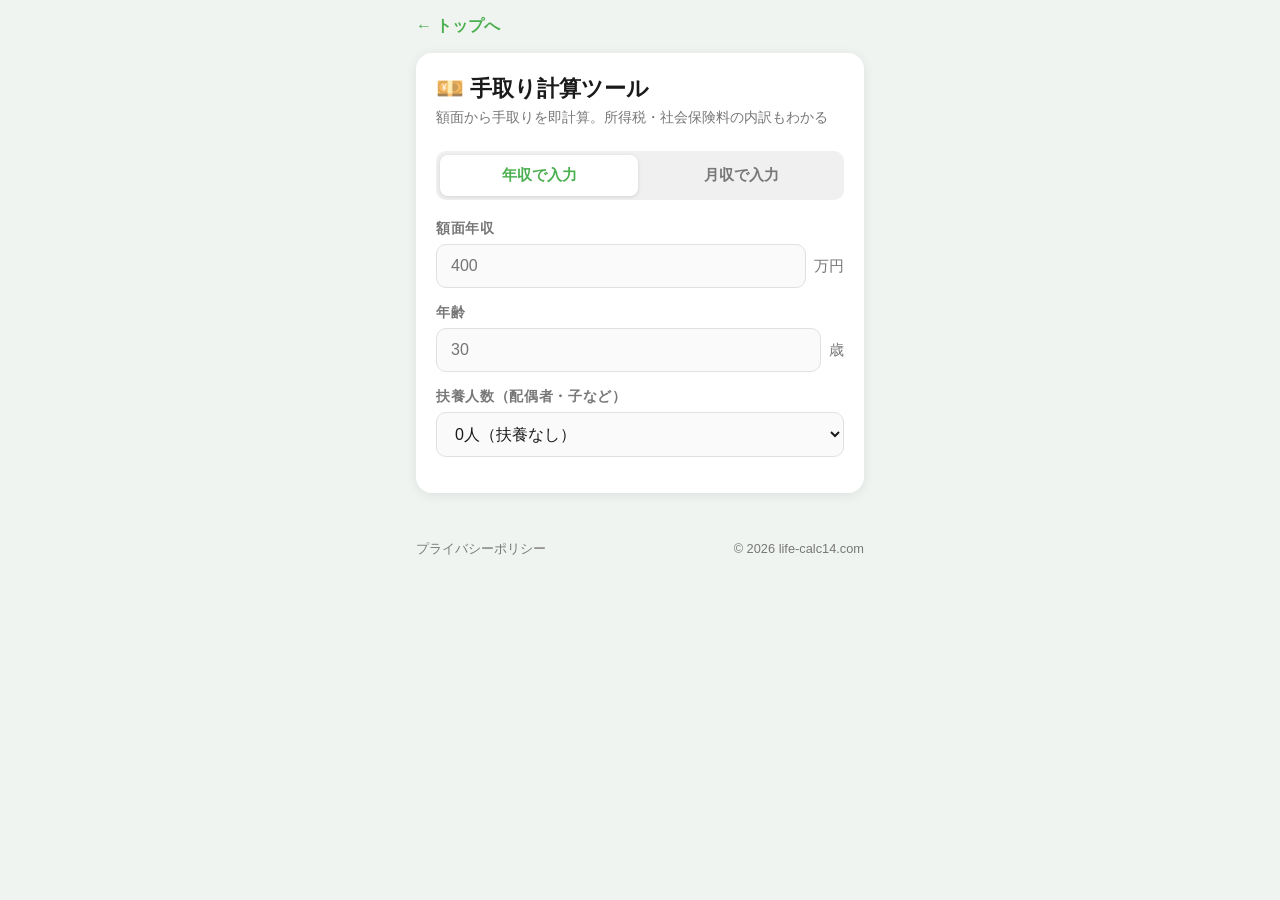
<file: tetoriseki/index.html>
<!DOCTYPE html>
<html lang="ja">
<head>
  <meta charset="UTF-8" />
  <meta name="viewport" content="width=device-width, initial-scale=1.0" />
  <title>手取り計算ツール | 年収・月収から手取りを無料シミュレーション</title>
  <meta name="description" content="額面年収・月収を入力するだけで手取り額を即計算。所得税・住民税・社会保険料の内訳もグラフで確認できる無料ツール。" />
  <link rel="stylesheet" href="../style.css" />
  <!-- Google Analytics -->
  <script async src="https://www.googletagmanager.com/gtag/js?id=G-09VDQ8K3P7"></script>
  <script>
    window.dataLayer = window.dataLayer || [];
    function gtag(){dataLayer.push(arguments);}
    gtag('js', new Date());
    gtag('config', 'G-09VDQ8K3P7');
  </script>
  <!-- AdSense -->
  <script async src="https://pagead2.googlesyndication.com/pagead/js/adsbygoogle.js?client=ca-pub-XXXXXXXX" crossorigin="anonymous"></script>
  <style>
    .page-title { font-size: 1.4rem; font-weight: 800; margin-bottom: 4px; }
    .page-desc { color: var(--muted); font-size: 0.9rem; margin-bottom: 24px; }
    .hidden { display: none; }

    /* トグル */
    .toggle-group {
      display: flex;
      background: #f0f0f0;
      border-radius: 10px;
      padding: 4px;
      gap: 4px;
      margin-bottom: 20px;
    }
    .toggle-btn {
      flex: 1;
      padding: 10px;
      border: none;
      border-radius: 8px;
      font-size: 0.95rem;
      font-weight: 700;
      cursor: pointer;
      background: transparent;
      color: var(--muted);
      transition: all 0.2s;
    }
    .toggle-btn.active {
      background: #fff;
      color: var(--primary);
      box-shadow: 0 1px 4px rgba(0,0,0,0.12);
    }

    /* 結果メイン */
    .result-hero {
      text-align: center;
      padding: 8px 0 16px;
    }
    .result-hero-label { font-size: 0.85rem; color: var(--muted); font-weight: 600; margin-bottom: 4px; }
    .result-hero-value {
      font-size: 2.8rem;
      font-weight: 900;
      color: #16A34A;
      line-height: 1;
    }
    .result-hero-sub {
      font-size: 1rem;
      color: var(--muted);
      margin-top: 8px;
    }
    .result-hero-sub span { font-weight: 700; color: var(--text); }

    /* ドーナツグラフ */
    .donut-wrap {
      position: relative;
      width: 180px;
      height: 180px;
      margin: 0 auto 20px;
    }
    .donut-svg { transform: rotate(-90deg); }
    .donut-center {
      position: absolute;
      top: 50%;
      left: 50%;
      transform: translate(-50%, -50%);
      text-align: center;
    }
    .donut-center-pct { font-size: 1.6rem; font-weight: 900; color: #16A34A; line-height: 1; }
    .donut-center-lbl { font-size: 0.7rem; color: var(--muted); margin-top: 2px; }

    /* 凡例 */
    .legend-list {
      display: flex;
      flex-direction: column;
      gap: 8px;
    }
    .legend-item {
      display: flex;
      align-items: center;
      justify-content: space-between;
      font-size: 0.9rem;
    }
    .legend-left { display: flex; align-items: center; gap: 8px; }
    .legend-dot {
      width: 12px;
      height: 12px;
      border-radius: 3px;
      flex-shrink: 0;
    }
    .legend-name { font-weight: 600; }
    .legend-amount { font-weight: 700; color: var(--text); }
    .legend-pct { font-size: 0.78rem; color: var(--muted); margin-left: 4px; }

    /* 内訳テーブル */
    .breakdown-table { width: 100%; border-collapse: collapse; }
    .breakdown-table th,
    .breakdown-table td {
      padding: 10px 12px;
      text-align: left;
      border-bottom: 1px solid #f0f0f0;
      font-size: 0.88rem;
    }
    .breakdown-table th { font-weight: 700; color: var(--muted); font-size: 0.78rem; }
    .breakdown-table tr:last-child td { border-bottom: none; font-weight: 700; }
    .breakdown-table .indent { padding-left: 24px; color: var(--muted); }
    .breakdown-table .subtotal td { background: #fafafa; font-weight: 700; }
    .breakdown-table .total-row td { background: #f0fdf4; color: #16A34A; font-weight: 800; font-size: 0.95rem; }
    .breakdown-table td:last-child { text-align: right; }

    /* メモ */
    .note-text {
      font-size: 0.78rem;
      color: var(--muted);
      line-height: 1.7;
      margin-top: 4px;
    }

    /* 比較バー */
    .compare-bar-wrap {
      display: flex;
      height: 28px;
      border-radius: 8px;
      overflow: hidden;
      margin: 12px 0 8px;
    }
    .compare-bar-seg { height: 100%; transition: width 0.6s ease; }
  </style>
</head>
<body>
  <div style="max-width:480px;margin:0 auto;padding:16px;">

    <header style="display:flex;justify-content:space-between;align-items:center;margin-bottom:16px;">
      <a href="/" style="color:var(--primary);font-weight:700;text-decoration:none;">← トップへ</a>
    </header>

    <!-- 入力カード -->
    <div class="card">
      <h1 class="page-title">💴 手取り計算ツール</h1>
      <p class="page-desc">額面から手取りを即計算。所得税・社会保険料の内訳もわかる</p>

      <!-- 年収 / 月収 トグル -->
      <div class="toggle-group">
        <button class="toggle-btn active" id="tab-annual" onclick="switchTab('annual')">年収で入力</button>
        <button class="toggle-btn" id="tab-monthly" onclick="switchTab('monthly')">月収で入力</button>
      </div>

      <div id="input-annual">
        <div class="form-group">
          <label for="annual-income">額面年収</label>
          <div class="input-unit">
            <input type="number" id="annual-income" placeholder="400" min="0" max="100000" oninput="calcFromAnnual()" />
            <span>万円</span>
          </div>
        </div>
      </div>

      <div id="input-monthly" class="hidden">
        <div class="form-group">
          <label for="monthly-income">額面月収</label>
          <div class="input-unit">
            <input type="number" id="monthly-income" placeholder="30" min="0" max="10000" oninput="calcFromMonthly()" />
            <span>万円</span>
          </div>
        </div>
      </div>

      <div class="form-group">
        <label for="age-input">年齢</label>
        <div class="input-unit">
          <input type="number" id="age-input" placeholder="30" min="15" max="80" oninput="recalc()" />
          <span>歳</span>
        </div>
      </div>

      <div class="form-group">
        <label for="dependents">扶養人数（配偶者・子など）</label>
        <select id="dependents" onchange="recalc()">
          <option value="0">0人（扶養なし）</option>
          <option value="1">1人</option>
          <option value="2">2人</option>
          <option value="3">3人</option>
          <option value="4">4人</option>
          <option value="5">5人以上</option>
        </select>
      </div>
    </div>

    <!-- 結果カード：手取りヒーロー -->
    <div class="card hidden" id="result-hero-card">
      <div class="result-hero">
        <div class="result-hero-label">年間手取り（概算）</div>
        <div class="result-hero-value" id="hero-annual">--</div>
        <div class="result-hero-sub">月換算 <span id="hero-monthly">--</span></div>
      </div>

      <!-- 帯グラフ -->
      <div class="compare-bar-wrap" id="compare-bar"></div>
      <div class="legend-list" id="legend-list"></div>
    </div>

    <!-- ドーナツグラフ -->
    <div class="card hidden" id="donut-card">
      <h2 class="section-title">控除の内訳</h2>
      <div class="donut-wrap">
        <svg class="donut-svg" viewBox="0 0 180 180" width="180" height="180" id="donut-svg"></svg>
        <div class="donut-center">
          <div class="donut-center-pct" id="donut-pct">--</div>
          <div class="donut-center-lbl">手取り率</div>
        </div>
      </div>

      <!-- 凡例 -->
      <div class="legend-list" id="donut-legend"></div>
    </div>

    <!-- 内訳テーブル -->
    <div class="card hidden" id="table-card">
      <h2 class="section-title">詳細内訳</h2>
      <table class="breakdown-table">
        <thead>
          <tr><th>項目</th><th>年額（概算）</th></tr>
        </thead>
        <tbody id="breakdown-body"></tbody>
      </table>
      <p class="note-text" style="margin-top:12px;">
        ※ 協会けんぽ（東京）の保険料率を使用した概算です。実際の金額は勤務先・加入保険組合・居住地により異なります。<br>
        ※ 住民税は前年所得課税のため、初年度は徴収されません（ここでは便宜上同年計算）。<br>
        ※ ボーナス・交通費等は含まれておりません。
      </p>
    </div>

    <!-- 他ツールへのリンク -->
    <div class="card hidden" id="link-card">
      <h2 class="section-title">あわせて使いたい</h2>
      <a href="/fire/" class="btn-primary" style="display:block;text-align:center;text-decoration:none;margin-bottom:10px;">FIRE計算ツールで資産計画 →</a>
      <a href="/" class="btn-primary" style="display:block;text-align:center;text-decoration:none;background:var(--primary-dark);">カロリー管理ツール →</a>
    </div>

  </div>

  <footer class="site-footer">
    <a href="/privacy.html">プライバシーポリシー</a>
    <span>© 2026 life-calc14.com</span>
  </footer>

  <script>
    // ===== 定数 =====
    const DONUT_COLORS = {
      takehome:  '#16A34A',  // 濃い緑
      shakai:    '#2563EB',  // 濃い青
      shotoku:   '#EA580C',  // 濃いオレンジ
      jumin:     '#DC2626',  // 濃い赤
    };
    const DONUT_LABELS = {
      takehome: '手取り',
      shakai:   '社会保険料',
      shotoku:  '所得税',
      jumin:    '住民税',
    };

    let currentMode = 'annual'; // 'annual' | 'monthly'
    let currentAnnual = 0;      // 万円

    // ===== タブ切り替え =====
    function switchTab(mode) {
      currentMode = mode;
      document.getElementById('tab-annual').classList.toggle('active', mode === 'annual');
      document.getElementById('tab-monthly').classList.toggle('active', mode === 'monthly');
      document.getElementById('input-annual').classList.toggle('hidden', mode !== 'annual');
      document.getElementById('input-monthly').classList.toggle('hidden', mode !== 'monthly');
      recalc();
    }

    function calcFromAnnual() {
      const v = parseFloat(document.getElementById('annual-income').value);
      currentAnnual = isNaN(v) ? 0 : v;
      renderResult();
    }

    function calcFromMonthly() {
      const v = parseFloat(document.getElementById('monthly-income').value);
      currentAnnual = isNaN(v) ? 0 : v * 12;
      renderResult();
    }

    function recalc() {
      if (currentMode === 'annual') calcFromAnnual();
      else calcFromMonthly();
    }

    // ===== メイン計算 =====
    function calcTax(annualWan) {
      const annual = annualWan * 10000; // 円
      const age = parseInt(document.getElementById('age-input').value) || 30;
      const deps = parseInt(document.getElementById('dependents').value) || 0;

      // --- 1. 社会保険料（月次で計算し×12）---
      const monthly = annual / 12;

      // 標準報酬月額（上限65万、下限5.8万）
      const hyojun = Math.min(Math.max(monthly, 58000), 650000);

      // 健康保険（協会けんぽ東京 9.98% → 折半 4.99%）
      const kenpo = hyojun * 0.0499;
      // 介護保険（40歳以上 2024年度1.60% → 折半 0.80%）
      const kaigo = age >= 40 ? hyojun * 0.0080 : 0;
      // 厚生年金（18.3% → 折半 9.15%）
      const nenkin = hyojun * 0.0915;
      // 雇用保険（1.55% → 労働者負担 0.6%）
      const koyo = monthly * 0.006;

      const shyakaiMonthly = kenpo + kaigo + nenkin + koyo;
      const shakai = shyakaiMonthly * 12;

      // --- 2. 給与所得控除 ---
      let kyuyoKojo;
      if (annual <= 1625000) {
        kyuyoKojo = 550000;
      } else if (annual <= 1800000) {
        kyuyoKojo = annual * 0.4 - 100000;
      } else if (annual <= 3600000) {
        kyuyoKojo = annual * 0.3 + 80000;
      } else if (annual <= 6600000) {
        kyuyoKojo = annual * 0.2 + 440000;
      } else if (annual <= 8500000) {
        kyuyoKojo = annual * 0.1 + 1100000;
      } else {
        kyuyoKojo = 1950000;
      }

      // --- 3. 所得税課税所得 ---
      const kyuyoShotoku = Math.max(annual - kyuyoKojo, 0);
      const kihonKojo = 480000;           // 基礎控除
      const fuyoKojo = deps * 380000;     // 扶養控除（一般16歳以上）
      const shotokuZeiKazeigaku = Math.max(
        kyuyoShotoku - shakai - kihonKojo - fuyoKojo,
        0
      );

      // 所得税率
      function incomeTaxRate(taxable) {
        if (taxable <= 1950000)  return taxable * 0.05;
        if (taxable <= 3300000)  return taxable * 0.10 - 97500;
        if (taxable <= 6950000)  return taxable * 0.20 - 427500;
        if (taxable <= 9000000)  return taxable * 0.23 - 636000;
        if (taxable <= 18000000) return taxable * 0.33 - 1536000;
        if (taxable <= 40000000) return taxable * 0.40 - 2796000;
        return taxable * 0.45 - 4796000;
      }

      const shotokuBase = incomeTaxRate(shotokuZeiKazeigaku);
      const shotoku = shotokuBase * 1.021; // 復興特別所得税 2.1%

      // --- 4. 住民税 ---
      const juminKihon = 430000;
      const juminKazeigaku = Math.max(
        kyuyoShotoku - shakai - juminKihon - fuyoKojo,
        0
      );
      // 所得割 - 調整控除(2,500) + 均等割(6,000 ※2024年度、森林環境税含む)
      const juminTax = juminKazeigaku * 0.10 - 2500 + 6000;
      const jumin = Math.max(juminTax, 0);

      // --- 5. 手取り ---
      const totalDeduct = shakai + shotoku + jumin;
      const takehome = Math.max(annual - totalDeduct, 0);

      return {
        annual, shakai, shotoku, jumin,
        takehome, totalDeduct,
        // 内訳
        kenpoYear: kenpo * 12, kaigoYear: kaigo * 12,
        nenkinYear: nenkin * 12, koyoYear: koyo * 12,
        kyuyoKojo, kyuyoShotoku,
      };
    }

    // ===== 表示 =====
    function renderResult() {
      if (currentAnnual <= 0) {
        ['result-hero-card', 'donut-card', 'table-card', 'link-card']
          .forEach(id => document.getElementById(id).classList.add('hidden'));
        return;
      }

      const r = calcTax(currentAnnual);
      const fmt = n => Math.round(n / 10000).toLocaleString() + '万円';
      const fmtFull = n => Math.round(n).toLocaleString() + '円';
      const pct = n => (n / r.annual * 100).toFixed(1) + '%';

      // ヒーロー
      document.getElementById('hero-annual').textContent = fmt(r.takehome);
      document.getElementById('hero-monthly').textContent =
        Math.round(r.takehome / 12 / 10000 * 10) / 10 + '万円';

      // 帯グラフ
      const segs = [
        { key: 'takehome', val: r.takehome },
        { key: 'shakai',   val: r.shakai   },
        { key: 'shotoku',  val: r.shotoku  },
        { key: 'jumin',    val: r.jumin    },
      ];
      const bar = document.getElementById('compare-bar');
      bar.innerHTML = segs.map(s =>
        `<div class="compare-bar-seg" style="width:${(s.val/r.annual*100).toFixed(1)}%;background:${DONUT_COLORS[s.key]};"></div>`
      ).join('');

      // 凡例（帯グラフ下）
      document.getElementById('legend-list').innerHTML = segs.map(s =>
        `<div class="legend-item">
          <div class="legend-left">
            <div class="legend-dot" style="background:${DONUT_COLORS[s.key]};"></div>
            <span class="legend-name">${DONUT_LABELS[s.key]}</span>
          </div>
          <div>
            <span class="legend-amount">${fmt(s.val)}</span>
            <span class="legend-pct">${pct(s.val)}</span>
          </div>
        </div>`
      ).join('');

      // ドーナツ
      const cx = 90, cy = 90, radius = 70, stroke = 24;
      const circum = 2 * Math.PI * radius;
      let offset = 0;
      const donutData = segs.filter(s => s.key !== 'takehome');
      const allSegs = [{ key: 'takehome', val: r.takehome }, ...donutData];

      document.getElementById('donut-svg').innerHTML = allSegs.map(s => {
        const ratio = s.val / r.annual;
        const dash = circum * ratio;
        const el = `<circle
          cx="${cx}" cy="${cy}" r="${radius}"
          fill="none"
          stroke="${DONUT_COLORS[s.key]}"
          stroke-width="${stroke}"
          stroke-dasharray="${dash} ${circum - dash}"
          stroke-dashoffset="${-offset}"
          stroke-linecap="butt"
        />`;
        offset += dash;
        return el;
      }).join('');

      document.getElementById('donut-pct').textContent =
        (r.takehome / r.annual * 100).toFixed(1) + '%';

      // ドーナツ凡例
      document.getElementById('donut-legend').innerHTML = allSegs.map(s =>
        `<div class="legend-item">
          <div class="legend-left">
            <div class="legend-dot" style="background:${DONUT_COLORS[s.key]};"></div>
            <span class="legend-name">${DONUT_LABELS[s.key]}</span>
          </div>
          <div>
            <span class="legend-amount">${fmt(s.val)}</span>
            <span class="legend-pct">${pct(s.val)}</span>
          </div>
        </div>`
      ).join('');

      // 内訳テーブル
      const rows = [
        { name: '額面収入', amount: r.annual, cls: '' },
        { name: '社会保険料 合計', amount: -r.shakai, cls: 'subtotal' },
        { name: '　健康保険料', amount: -r.kenpoYear, cls: 'indent' },
        ...(r.kaigoYear > 0 ? [{ name: '　介護保険料（40歳以上）', amount: -r.kaigoYear, cls: 'indent' }] : []),
        { name: '　厚生年金保険料', amount: -r.nenkinYear, cls: 'indent' },
        { name: '　雇用保険料', amount: -r.koyoYear, cls: 'indent' },
        { name: '所得税（復興税含む）', amount: -r.shotoku, cls: '' },
        { name: '住民税（概算）', amount: -r.jumin, cls: '' },
        { name: '手取り（年額）', amount: r.takehome, cls: 'total-row' },
      ];

      document.getElementById('breakdown-body').innerHTML = rows.map(row => `
        <tr class="${row.cls}">
          <td class="${row.cls === 'indent' ? 'indent' : ''}">${row.name}</td>
          <td>${row.amount >= 0 ? '' : '− '}${Math.abs(Math.round(row.amount)).toLocaleString()}円</td>
        </tr>
      `).join('');

      // 表示
      ['result-hero-card', 'donut-card', 'table-card', 'link-card']
        .forEach(id => document.getElementById(id).classList.remove('hidden'));
    }
  </script>
</body>
</html>
</file>
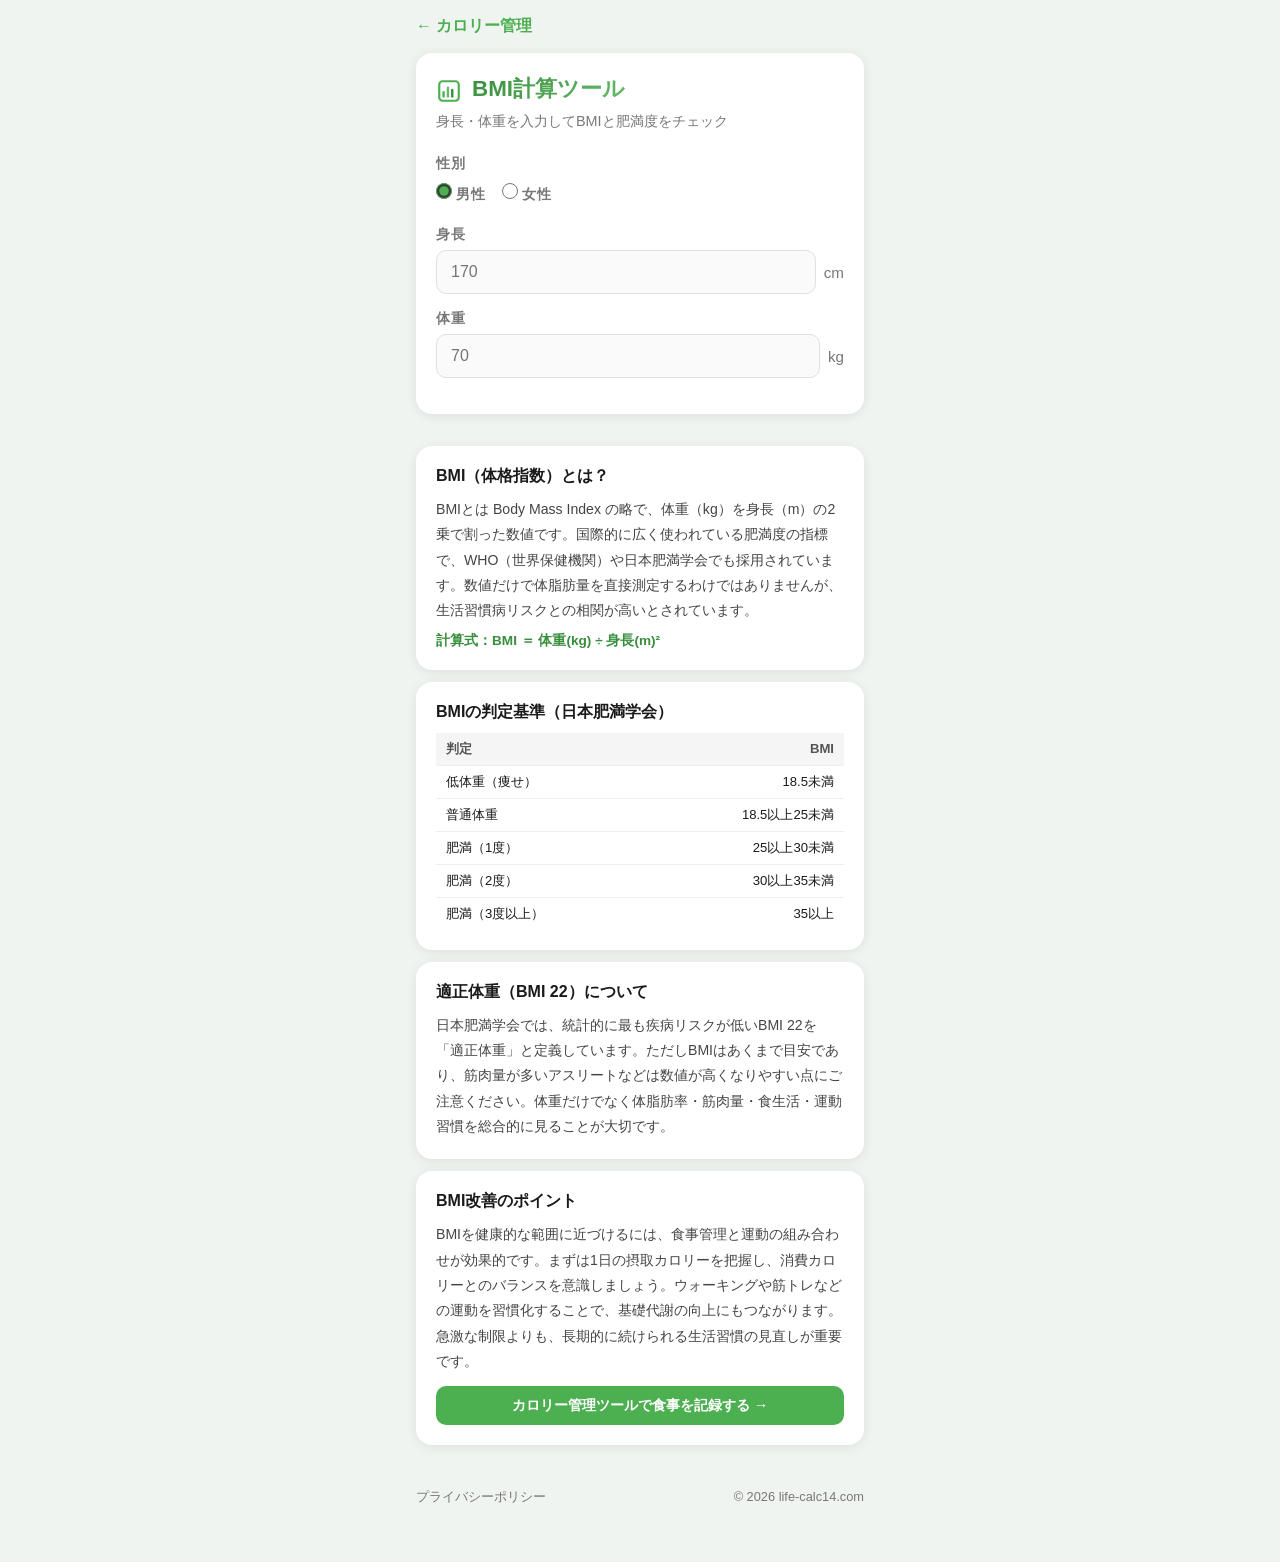
<file: bmi.html>
<!DOCTYPE html>
<html lang="ja">
<head>
  <meta charset="UTF-8" />
  <meta name="viewport" content="width=device-width, initial-scale=1.0" />
  <title>BMI計算ツール | 適正体重・肥満度を無料チェック</title>
  <meta name="description" content="身長と体重を入力するだけでBMIと肥満度を瞬時に計算。適正体重・目標体重の目安もわかる無料ツール。" />
  <link rel="stylesheet" href="style.css" />
  <script async src="https://www.googletagmanager.com/gtag/js?id=G-09VDQ8K3P7"></script>
  <script>
    window.dataLayer = window.dataLayer || [];
    function gtag(){dataLayer.push(arguments);}
    gtag('js', new Date());
    gtag('config', 'G-09VDQ8K3P7');
  </script>
  <script async src="https://pagead2.googlesyndication.com/pagead/js/adsbygoogle.js?client=ca-pub-2695760144989493"
     crossorigin="anonymous"></script>
  <style>
    .bmi-result-card {
      text-align: center;
      padding: 32px 20px;
    }
    .bmi-value {
      font-size: 4rem;
      font-weight: 900;
      line-height: 1;
      margin-bottom: 8px;
    }
    .bmi-label {
      font-size: 1.3rem;
      font-weight: 700;
      padding: 6px 20px;
      border-radius: 999px;
      display: inline-block;
      margin-bottom: 20px;
    }
    .bmi-label.thin    { background: #e3f2fd; color: #1565c0; }
    .bmi-label.normal  { background: #e8f5e9; color: #2e7d32; }
    .bmi-label.fat1    { background: #fff3e0; color: #e65100; }
    .bmi-label.fat2    { background: #fbe9e7; color: #bf360c; }
    .bmi-label.fat3    { background: #ffebee; color: #b71c1c; }

    .bmi-gauge {
      position: relative;
      height: 16px;
      border-radius: 999px;
      background: linear-gradient(to right, #64b5f6, #81c784, #ffb74d, #e57373, #c62828);
      margin: 0 0 8px;
      overflow: visible;
    }
    .bmi-gauge-marker {
      position: absolute;
      top: -6px;
      width: 4px;
      height: 28px;
      background: #1a1a1a;
      border-radius: 2px;
      transform: translateX(-50%);
      transition: left 0.5s ease;
    }
    .bmi-gauge-labels {
      display: flex;
      justify-content: space-between;
      font-size: 0.7rem;
      color: #777;
      margin-bottom: 20px;
    }

    .weight-table { width: 100%; border-collapse: collapse; }
    .weight-table th, .weight-table td {
      padding: 10px 12px;
      text-align: left;
      border-bottom: 1px solid #f0f0f0;
      font-size: 0.9rem;
    }
    .weight-table th { font-weight: 700; color: #777; font-size: 0.8rem; }
    .weight-table tr:last-child td { border-bottom: none; }
    .weight-table .highlight td { font-weight: 700; color: #4CAF50; background: #f0faf0; }

    .hidden { display: none; }
    .page-title { font-size: 1.4rem; font-weight: 800; margin-bottom: 4px; }
    .page-desc { color: #777; font-size: 0.9rem; margin-bottom: 24px; }
  </style>
</head>
<body>
  <div style="max-width:480px;margin:0 auto;padding:16px;">

    <header style="display:flex;justify-content:space-between;align-items:center;margin-bottom:16px;">
      <a href="/" style="color:#4CAF50;font-weight:700;text-decoration:none;">← カロリー管理</a>
    </header>

    <div class="card">
      <div style="display:flex;align-items:center;gap:10px;margin-bottom:4px;">
        <svg width="26" height="26" viewBox="0 0 24 24" fill="none" xmlns="http://www.w3.org/2000/svg">
          <rect x="3" y="3" width="18" height="18" rx="3" stroke="#4CAF50" stroke-width="2"/>
          <line x1="7" y1="17" x2="7" y2="13" stroke="#4CAF50" stroke-width="2.2" stroke-linecap="round"/>
          <line x1="11" y1="17" x2="11" y2="9" stroke="#66BB6A" stroke-width="2.2" stroke-linecap="round"/>
          <line x1="15" y1="17" x2="15" y2="11" stroke="#388E3C" stroke-width="2.2" stroke-linecap="round"/>
        </svg>
        <h1 class="page-title" style="background:linear-gradient(135deg,#388E3C,#66BB6A);-webkit-background-clip:text;-webkit-text-fill-color:transparent;background-clip:text;">BMI計算ツール</h1>
      </div>
      <p class="page-desc">身長・体重を入力してBMIと肥満度をチェック</p>

      <div class="form-group">
        <label>性別</label>
        <div class="radio-group">
          <label class="radio-label"><input type="radio" name="bmi-gender" value="male" checked /> 男性</label>
          <label class="radio-label"><input type="radio" name="bmi-gender" value="female" /> 女性</label>
        </div>
      </div>

      <div class="form-group">
        <label for="bmi-height">身長</label>
        <div class="input-unit">
          <input type="number" id="bmi-height" placeholder="170" min="100" max="250" oninput="calcBMI()" />
          <span>cm</span>
        </div>
      </div>

      <div class="form-group">
        <label for="bmi-weight">体重</label>
        <div class="input-unit">
          <input type="number" id="bmi-weight" placeholder="70" min="20" max="300" step="0.1" oninput="calcBMI()" />
          <span>kg</span>
        </div>
      </div>
    </div>

    <!-- 結果カード -->
    <div class="card bmi-result-card hidden" id="result-card">
      <div class="bmi-value" id="bmi-num">--</div>
      <div class="bmi-label" id="bmi-label">--</div>

      <div class="bmi-gauge">
        <div class="bmi-gauge-marker" id="gauge-marker"></div>
      </div>
      <div class="bmi-gauge-labels">
        <span>低体重</span>
        <span>普通</span>
        <span>肥満1</span>
        <span>肥満2+</span>
      </div>
    </div>

    <!-- 適正体重テーブル -->
    <div class="card hidden" id="table-card">
      <h2 class="section-title">体重の目安</h2>
      <table class="weight-table">
        <thead>
          <tr><th>区分</th><th>BMI</th><th>体重</th></tr>
        </thead>
        <tbody id="weight-table-body"></tbody>
      </table>
    </div>

    <!-- アドバイス -->
    <div class="card hidden" id="advice-card">
      <h2 class="section-title">アドバイス</h2>
      <p id="advice-text" style="font-size:0.95rem;line-height:1.8;color:#333;"></p>
      <div style="margin-top:16px;">
        <a href="/" class="btn-primary" style="display:block;text-align:center;text-decoration:none;">カロリー管理ツールで目標達成 →</a>
      </div>
    </div>

  </div>

  <!-- コンテンツ説明セクション -->
  <div style="max-width:480px;margin:0 auto;padding:0 16px 16px;">
    <div class="card" style="margin-bottom:12px;">
      <h2 style="font-size:1rem;font-weight:700;margin-bottom:10px;">BMI（体格指数）とは？</h2>
      <p style="font-size:0.88rem;line-height:1.8;color:#444;">BMIとは Body Mass Index の略で、体重（kg）を身長（m）の2乗で割った数値です。国際的に広く使われている肥満度の指標で、WHO（世界保健機関）や日本肥満学会でも採用されています。数値だけで体脂肪量を直接測定するわけではありませんが、生活習慣病リスクとの相関が高いとされています。</p>
      <p style="font-size:0.85rem;font-weight:600;color:#388E3C;margin-top:8px;">計算式：BMI ＝ 体重(kg) ÷ 身長(m)²</p>
    </div>

    <div class="card" style="margin-bottom:12px;">
      <h2 style="font-size:1rem;font-weight:700;margin-bottom:10px;">BMIの判定基準（日本肥満学会）</h2>
      <table style="width:100%;border-collapse:collapse;font-size:0.82rem;">
        <thead><tr style="background:#f5f5f5;"><th style="padding:7px 10px;text-align:left;color:#555;">判定</th><th style="padding:7px 10px;text-align:right;color:#555;">BMI</th></tr></thead>
        <tbody>
          <tr style="border-top:1px solid #eee;"><td style="padding:7px 10px;">低体重（痩せ）</td><td style="padding:7px 10px;text-align:right;">18.5未満</td></tr>
          <tr style="border-top:1px solid #eee;"><td style="padding:7px 10px;">普通体重</td><td style="padding:7px 10px;text-align:right;">18.5以上25未満</td></tr>
          <tr style="border-top:1px solid #eee;"><td style="padding:7px 10px;">肥満（1度）</td><td style="padding:7px 10px;text-align:right;">25以上30未満</td></tr>
          <tr style="border-top:1px solid #eee;"><td style="padding:7px 10px;">肥満（2度）</td><td style="padding:7px 10px;text-align:right;">30以上35未満</td></tr>
          <tr style="border-top:1px solid #eee;"><td style="padding:7px 10px;">肥満（3度以上）</td><td style="padding:7px 10px;text-align:right;">35以上</td></tr>
        </tbody>
      </table>
    </div>

    <div class="card" style="margin-bottom:12px;">
      <h2 style="font-size:1rem;font-weight:700;margin-bottom:10px;">適正体重（BMI 22）について</h2>
      <p style="font-size:0.88rem;line-height:1.8;color:#444;">日本肥満学会では、統計的に最も疾病リスクが低いBMI 22を「適正体重」と定義しています。ただしBMIはあくまで目安であり、筋肉量が多いアスリートなどは数値が高くなりやすい点にご注意ください。体重だけでなく体脂肪率・筋肉量・食生活・運動習慣を総合的に見ることが大切です。</p>
    </div>

    <div class="card" style="margin-bottom:12px;">
      <h2 style="font-size:1rem;font-weight:700;margin-bottom:10px;">BMI改善のポイント</h2>
      <p style="font-size:0.88rem;line-height:1.8;color:#444;">BMIを健康的な範囲に近づけるには、食事管理と運動の組み合わせが効果的です。まずは1日の摂取カロリーを把握し、消費カロリーとのバランスを意識しましょう。ウォーキングや筋トレなどの運動を習慣化することで、基礎代謝の向上にもつながります。急激な制限よりも、長期的に続けられる生活習慣の見直しが重要です。</p>
      <div style="margin-top:12px;">
        <a href="/" style="display:block;text-align:center;padding:10px;background:#4CAF50;color:white;border-radius:10px;text-decoration:none;font-weight:600;font-size:0.9rem;">カロリー管理ツールで食事を記録する →</a>
      </div>
    </div>
  </div>

  <footer class="site-footer">
    <a href="/privacy.html">プライバシーポリシー</a>
    <span>© 2026 life-calc14.com</span>
  </footer>

  <script>
    const BMI_CATEGORIES = [
      { label: '低体重（痩せ）', min: 0,    max: 18.5, cls: 'thin',   advice: '体重がやや少ない状態です。筋肉量が少ないと免疫力の低下や疲れやすさにつながることがあります。タンパク質を意識した食事と適度な筋トレを取り入れましょう。' },
      { label: '普通体重',       min: 18.5, max: 25,   cls: 'normal', advice: '理想的な体重範囲です。この状態を維持するために、バランスの良い食事と適度な運動を続けましょう。' },
      { label: '肥満（1度）',    min: 25,   max: 30,   cls: 'fat1',   advice: 'やや肥満の状態です。生活習慣病のリスクが少し高まっています。食事のカロリーを見直し、1日30分程度のウォーキングから始めてみましょう。' },
      { label: '肥満（2度）',    min: 30,   max: 35,   cls: 'fat2',   advice: '肥満の状態です。高血圧・糖尿病・脂質異常症などのリスクが高まっています。カロリー管理と定期的な運動が重要です。' },
      { label: '肥満（3度以上）',min: 35,   max: 999,  cls: 'fat3',   advice: '高度肥満の状態です。様々な生活習慣病のリスクが高く、医師への相談をおすすめします。食事管理と運動療法を専門家の指導のもとで行いましょう。' },
    ];

    function calcBMI() {
      const h = parseFloat(document.getElementById('bmi-height').value);
      const w = parseFloat(document.getElementById('bmi-weight').value);
      if (!h || !w || h < 100 || w < 20) return;

      const hm = h / 100;
      const bmi = w / (hm * hm);
      const cat = BMI_CATEGORIES.find(c => bmi >= c.min && bmi < c.max);

      // 結果表示
      document.getElementById('bmi-num').textContent = bmi.toFixed(1);
      const labelEl = document.getElementById('bmi-label');
      labelEl.textContent = cat.label;
      labelEl.className = 'bmi-label ' + cat.cls;

      // ゲージ（BMI 15〜40の範囲で表示）
      const pct = Math.min(Math.max((bmi - 15) / (40 - 15) * 100, 2), 98);
      document.getElementById('gauge-marker').style.left = pct + '%';

      // テーブル
      const tableRows = [
        { label: '低体重',      bmi: '〜18.4', weight: (18.4 * hm * hm).toFixed(1) + 'kg未満' },
        { label: '普通体重',    bmi: '18.5〜24.9', weight: (18.5 * hm * hm).toFixed(1) + '〜' + (24.9 * hm * hm).toFixed(1) + 'kg', current: bmi >= 18.5 && bmi < 25 },
        { label: '適正体重',    bmi: '22.0',   weight: (22 * hm * hm).toFixed(1) + 'kg', ideal: true },
        { label: '肥満（1度）', bmi: '25〜29.9', weight: (25 * hm * hm).toFixed(1) + '〜' + (29.9 * hm * hm).toFixed(1) + 'kg' },
        { label: '肥満（2度+）',bmi: '30以上',  weight: (30 * hm * hm).toFixed(1) + 'kg以上' },
      ];

      document.getElementById('weight-table-body').innerHTML = tableRows.map(r => `
        <tr class="${r.ideal ? 'highlight' : ''}">
          <td>${r.label}${r.ideal ? '（推奨）' : ''}</td>
          <td>${r.bmi}</td>
          <td>${r.weight}</td>
        </tr>
      `).join('');

      // アドバイス
      document.getElementById('advice-text').textContent = cat.advice;

      // 表示
      ['result-card', 'table-card', 'advice-card'].forEach(id => {
        document.getElementById(id).classList.remove('hidden');
      });
    }
  </script>
</body>
</html>
</file>
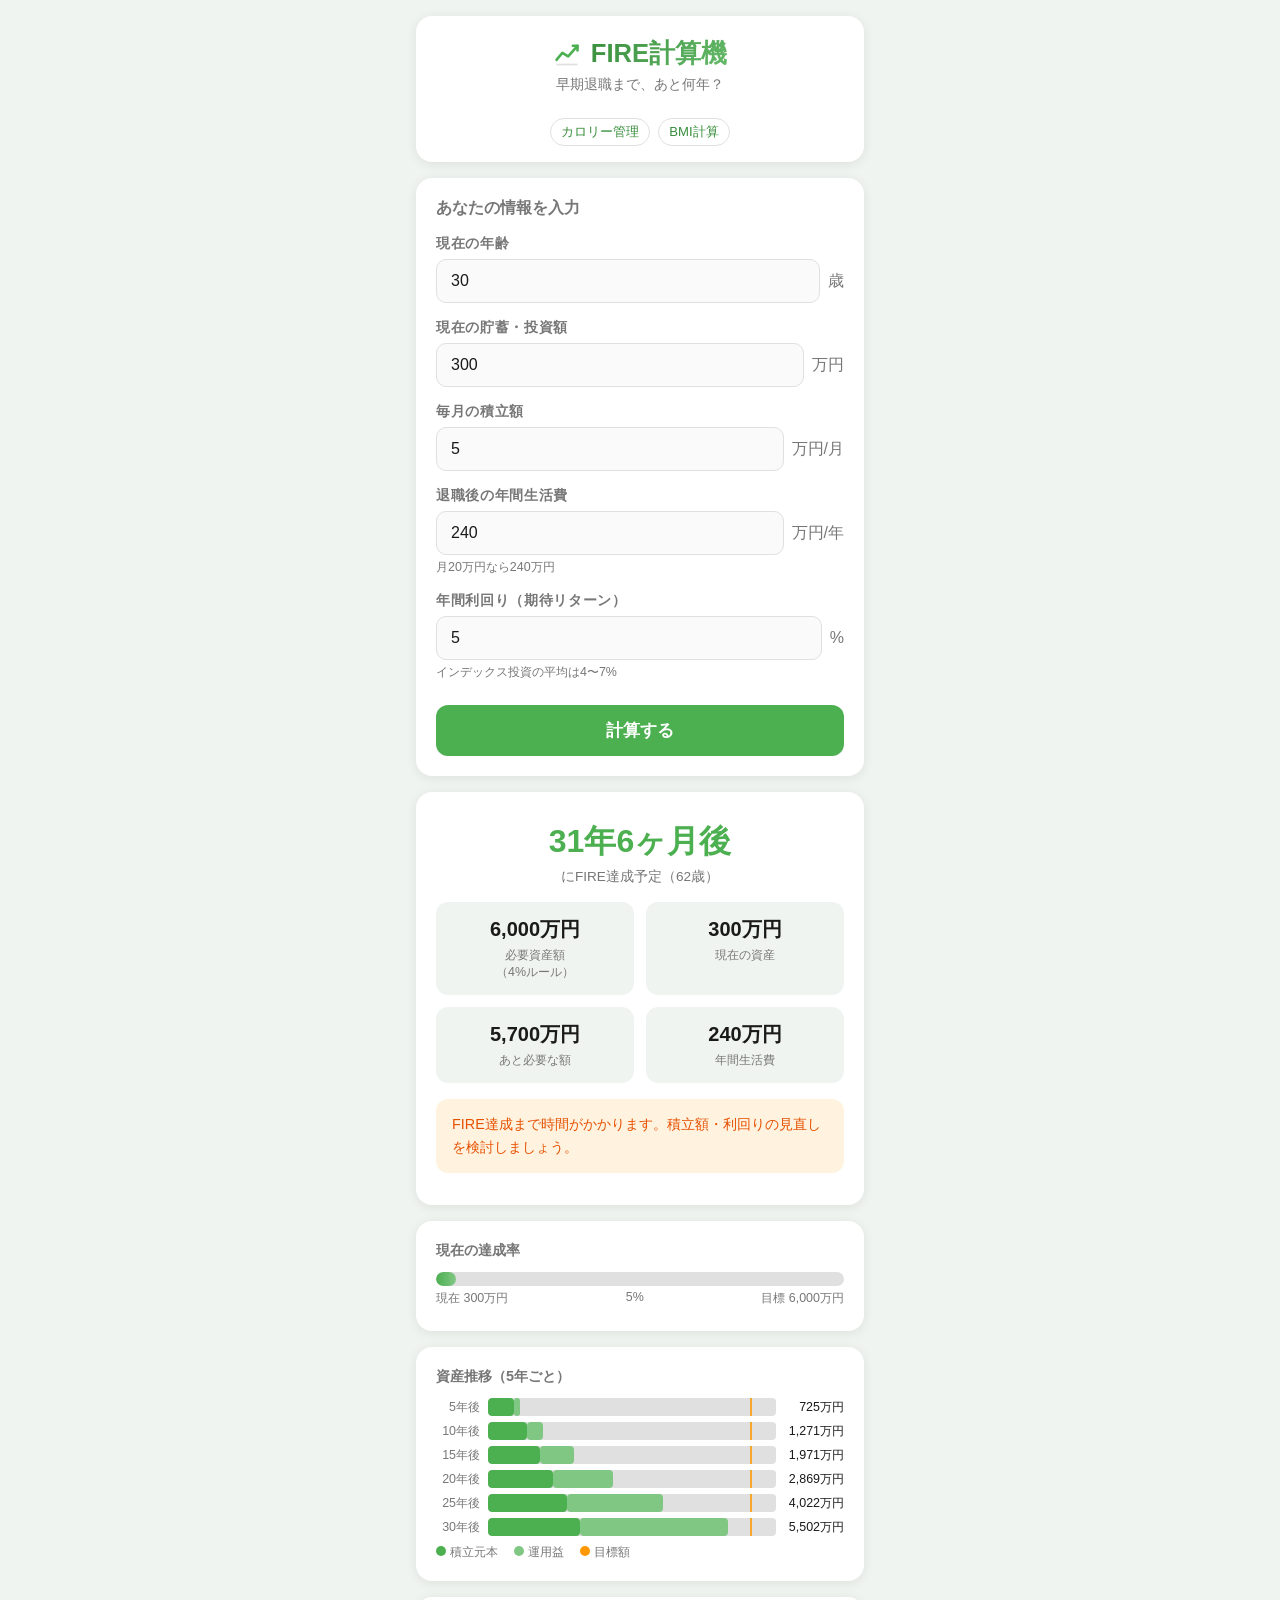
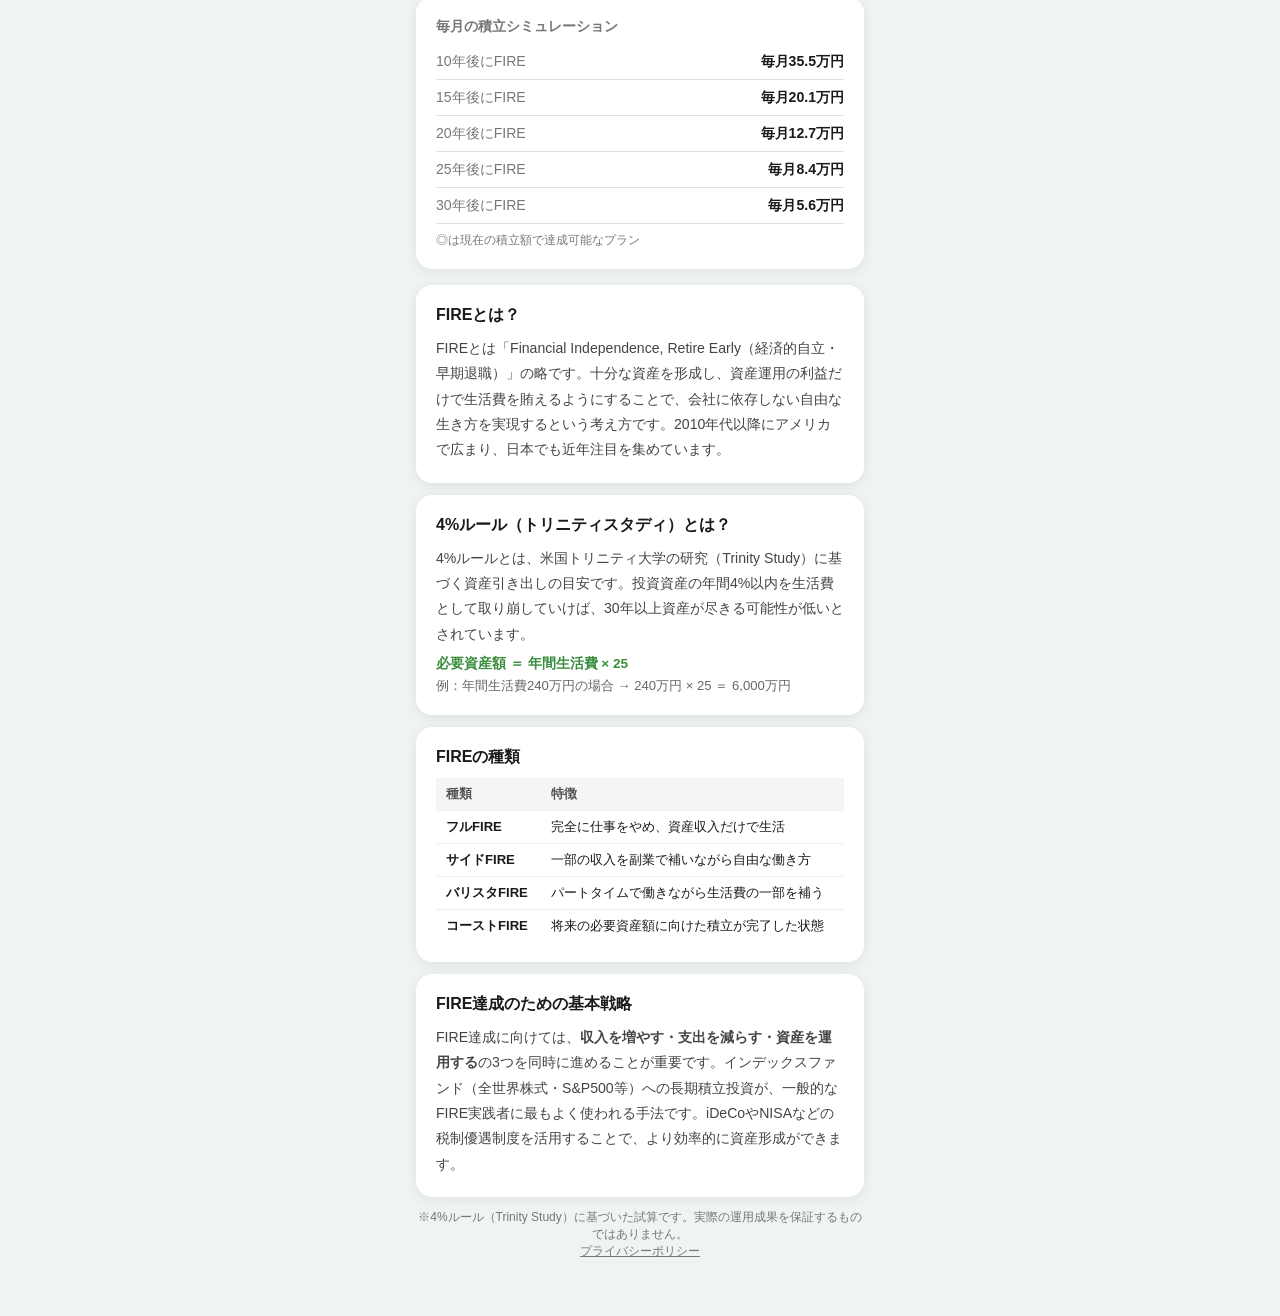
<file: fire.html>
<!DOCTYPE html>
<html lang="ja">
<head>
  <meta charset="UTF-8" />
  <meta name="viewport" content="width=device-width, initial-scale=1.0" />
  <title>FIRE計算機 | 早期退職・経済的自立は何年後？</title>
  <meta name="description" content="現在の貯蓄・毎月の積立・生活費を入力するだけで、FIREまであと何年かを無料で計算。4%ルールに基づいた必要資産額も自動算出。" />
  <link rel="stylesheet" href="style.css" />
  <script async src="https://www.googletagmanager.com/gtag/js?id=G-09VDQ8K3P7"></script>
  <script>
    window.dataLayer = window.dataLayer || [];
    function gtag(){dataLayer.push(arguments);}
    gtag('js', new Date());
    gtag('config', 'G-09VDQ8K3P7');
  </script>
  <script async src="https://pagead2.googlesyndication.com/pagead/js/adsbygoogle.js?client=ca-pub-2695760144989493"
     crossorigin="anonymous"></script>
  <style>
    .fire-number {
      font-size: 2rem;
      font-weight: 700;
      color: var(--primary);
      text-align: center;
      margin: 8px 0 4px;
    }
    .fire-label {
      text-align: center;
      color: var(--muted);
      font-size: 0.85rem;
      margin-bottom: 16px;
    }
    .result-grid {
      display: grid;
      grid-template-columns: 1fr 1fr;
      gap: 12px;
      margin-bottom: 16px;
    }
    .result-item {
      background: var(--bg);
      border-radius: 12px;
      padding: 14px 12px;
      text-align: center;
    }
    .result-item .val {
      font-size: 1.25rem;
      font-weight: 700;
      color: var(--text);
    }
    .result-item .lbl {
      font-size: 0.78rem;
      color: var(--muted);
      margin-top: 4px;
    }
    .progress-wrap {
      margin: 8px 0 4px;
    }
    .progress-bar-bg {
      background: var(--border);
      border-radius: 8px;
      height: 14px;
      overflow: hidden;
    }
    .progress-bar-fill {
      height: 100%;
      background: linear-gradient(90deg, var(--primary), #81C784);
      border-radius: 8px;
      transition: width 0.6s ease;
    }
    .progress-labels {
      display: flex;
      justify-content: space-between;
      font-size: 0.78rem;
      color: var(--muted);
      margin-top: 4px;
    }
    .chart-wrap {
      margin-top: 8px;
    }
    .chart-bar-row {
      display: flex;
      align-items: center;
      margin-bottom: 6px;
      gap: 8px;
    }
    .chart-bar-label {
      font-size: 0.78rem;
      color: var(--muted);
      width: 44px;
      text-align: right;
      flex-shrink: 0;
    }
    .chart-bar-outer {
      flex: 1;
      background: var(--border);
      border-radius: 4px;
      height: 18px;
      overflow: hidden;
    }
    .chart-bar-inner {
      height: 100%;
      border-radius: 4px;
      display: flex;
      align-items: center;
      padding-left: 6px;
      font-size: 0.72rem;
      color: white;
      font-weight: 600;
      white-space: nowrap;
      min-width: 2px;
    }
    .bar-savings { background: var(--primary); }
    .bar-gain    { background: #81C784; }
    .bar-target  { background: #FF9800; }
    .chart-legend {
      display: flex;
      gap: 16px;
      font-size: 0.78rem;
      color: var(--muted);
      margin-top: 8px;
      flex-wrap: wrap;
    }
    .legend-dot {
      display: inline-block;
      width: 10px; height: 10px;
      border-radius: 50%;
      margin-right: 4px;
    }
    .alert-box {
      border-radius: 12px;
      padding: 14px 16px;
      font-size: 0.9rem;
      margin-bottom: 12px;
      line-height: 1.6;
    }
    .alert-success { background: #e8f5e9; color: #2e7d32; }
    .alert-warning { background: #fff3e0; color: #e65100; }
    .alert-info    { background: #e3f2fd; color: #1565c0; }
    .nav-links {
      display: flex;
      gap: 8px;
      justify-content: center;
      flex-wrap: wrap;
      margin-top: 8px;
    }
    .nav-links a {
      font-size: 0.82rem;
      color: var(--primary-dark);
      text-decoration: none;
      padding: 4px 10px;
      border: 1px solid var(--border);
      border-radius: 20px;
    }
  </style>
</head>
<body>

  <div class="screen active" style="max-width:480px;margin:0 auto;padding:16px;">

    <!-- ヘッダー -->
    <div class="card" style="padding:20px 20px 16px;">
      <div style="display:flex;align-items:center;justify-content:center;gap:10px;margin-bottom:4px;">
        <svg width="28" height="28" viewBox="0 0 24 24" fill="none" xmlns="http://www.w3.org/2000/svg">
          <polyline points="3,17 8,11 13,14 21,5" stroke="#4CAF50" stroke-width="2.2" stroke-linecap="round" stroke-linejoin="round"/>
          <polyline points="17,5 21,5 21,9" stroke="#4CAF50" stroke-width="2.2" stroke-linecap="round" stroke-linejoin="round"/>
          <line x1="3" y1="21" x2="21" y2="21" stroke="#e0e0e0" stroke-width="1.5"/>
        </svg>
        <h1 style="font-size:1.6rem;font-weight:800;background:linear-gradient(135deg,#388E3C,#66BB6A);-webkit-background-clip:text;-webkit-text-fill-color:transparent;background-clip:text;">FIRE計算機</h1>
      </div>
      <p class="sub">早期退職まで、あと何年？</p>
      <div class="nav-links">
        <a href="/">カロリー管理</a>
        <a href="/bmi.html">BMI計算</a>
      </div>
    </div>

    <!-- 入力フォーム -->
    <div class="card">
      <h2 style="font-size:1rem;margin-bottom:16px;color:var(--muted);">あなたの情報を入力</h2>

      <div class="form-group">
        <label>現在の年齢</label>
        <div style="display:flex;align-items:center;gap:8px;">
          <input type="number" id="age" value="30" min="18" max="70" style="flex:1;" />
          <span style="color:var(--muted);">歳</span>
        </div>
      </div>

      <div class="form-group">
        <label>現在の貯蓄・投資額</label>
        <div style="display:flex;align-items:center;gap:8px;">
          <input type="number" id="savings" value="300" min="0" style="flex:1;" />
          <span style="color:var(--muted);">万円</span>
        </div>
      </div>

      <div class="form-group">
        <label>毎月の積立額</label>
        <div style="display:flex;align-items:center;gap:8px;">
          <input type="number" id="monthly" value="5" min="0" style="flex:1;" />
          <span style="color:var(--muted);">万円/月</span>
        </div>
      </div>

      <div class="form-group">
        <label>退職後の年間生活費</label>
        <div style="display:flex;align-items:center;gap:8px;">
          <input type="number" id="living" value="240" min="1" style="flex:1;" />
          <span style="color:var(--muted);">万円/年</span>
        </div>
        <p style="font-size:0.78rem;color:var(--muted);margin-top:4px;">月20万円なら240万円</p>
      </div>

      <div class="form-group">
        <label>年間利回り（期待リターン）</label>
        <div style="display:flex;align-items:center;gap:8px;">
          <input type="number" id="rate" value="5" min="0" max="30" step="0.1" style="flex:1;" />
          <span style="color:var(--muted);">%</span>
        </div>
        <p style="font-size:0.78rem;color:var(--muted);margin-top:4px;">インデックス投資の平均は4〜7%</p>
      </div>

      <button class="btn-primary" id="calcBtn" style="width:100%;margin-top:8px;">計算する</button>
    </div>

    <!-- 結果エリア -->
    <div id="result-area" style="display:none;">

      <!-- FIRE達成まで -->
      <div class="card">
        <div id="fire-years-display"></div>
        <div class="result-grid" id="result-grid"></div>
        <div id="alert-msg"></div>
      </div>

      <!-- 進捗バー -->
      <div class="card">
        <h3 style="font-size:0.9rem;margin-bottom:12px;color:var(--muted);">現在の達成率</h3>
        <div class="progress-wrap">
          <div class="progress-bar-bg">
            <div class="progress-bar-fill" id="progress-fill" style="width:0%;"></div>
          </div>
          <div class="progress-labels">
            <span id="progress-current">現在 0万円</span>
            <span id="progress-pct">0%</span>
            <span id="progress-target">目標 0万円</span>
          </div>
        </div>
      </div>

      <!-- 資産推移チャート -->
      <div class="card">
        <h3 style="font-size:0.9rem;margin-bottom:12px;color:var(--muted);">資産推移（5年ごと）</h3>
        <div class="chart-wrap" id="chart-wrap"></div>
        <div class="chart-legend">
          <span><span class="legend-dot" style="background:var(--primary);"></span>積立元本</span>
          <span><span class="legend-dot" style="background:#81C784;"></span>運用益</span>
          <span><span class="legend-dot" style="background:#FF9800;"></span>目標額</span>
        </div>
      </div>

      <!-- 月の積立目標 -->
      <div class="card" id="monthly-advice-card">
        <h3 style="font-size:0.9rem;margin-bottom:8px;color:var(--muted);">毎月の積立シミュレーション</h3>
        <div id="monthly-advice"></div>
      </div>

    </div>

    <!-- コンテンツ説明セクション -->
    <div class="card" style="margin-bottom:12px;">
      <h2 style="font-size:1rem;font-weight:700;margin-bottom:10px;">FIREとは？</h2>
      <p style="font-size:0.88rem;line-height:1.8;color:#444;">FIREとは「Financial Independence, Retire Early（経済的自立・早期退職）」の略です。十分な資産を形成し、資産運用の利益だけで生活費を賄えるようにすることで、会社に依存しない自由な生き方を実現するという考え方です。2010年代以降にアメリカで広まり、日本でも近年注目を集めています。</p>
    </div>

    <div class="card" style="margin-bottom:12px;">
      <h2 style="font-size:1rem;font-weight:700;margin-bottom:10px;">4%ルール（トリニティスタディ）とは？</h2>
      <p style="font-size:0.88rem;line-height:1.8;color:#444;">4%ルールとは、米国トリニティ大学の研究（Trinity Study）に基づく資産引き出しの目安です。投資資産の年間4%以内を生活費として取り崩していけば、30年以上資産が尽きる可能性が低いとされています。</p>
      <p style="font-size:0.85rem;font-weight:600;color:#388E3C;margin-top:8px;">必要資産額 ＝ 年間生活費 × 25</p>
      <p style="font-size:0.82rem;color:#666;margin-top:4px;">例：年間生活費240万円の場合 → 240万円 × 25 ＝ 6,000万円</p>
    </div>

    <div class="card" style="margin-bottom:12px;">
      <h2 style="font-size:1rem;font-weight:700;margin-bottom:10px;">FIREの種類</h2>
      <table style="width:100%;border-collapse:collapse;font-size:0.82rem;">
        <thead><tr style="background:#f5f5f5;"><th style="padding:7px 10px;text-align:left;color:#555;">種類</th><th style="padding:7px 10px;text-align:left;color:#555;">特徴</th></tr></thead>
        <tbody>
          <tr style="border-top:1px solid #eee;"><td style="padding:7px 10px;font-weight:600;">フルFIRE</td><td style="padding:7px 10px;">完全に仕事をやめ、資産収入だけで生活</td></tr>
          <tr style="border-top:1px solid #eee;"><td style="padding:7px 10px;font-weight:600;">サイドFIRE</td><td style="padding:7px 10px;">一部の収入を副業で補いながら自由な働き方</td></tr>
          <tr style="border-top:1px solid #eee;"><td style="padding:7px 10px;font-weight:600;">バリスタFIRE</td><td style="padding:7px 10px;">パートタイムで働きながら生活費の一部を補う</td></tr>
          <tr style="border-top:1px solid #eee;"><td style="padding:7px 10px;font-weight:600;">コーストFIRE</td><td style="padding:7px 10px;">将来の必要資産額に向けた積立が完了した状態</td></tr>
        </tbody>
      </table>
    </div>

    <div class="card" style="margin-bottom:12px;">
      <h2 style="font-size:1rem;font-weight:700;margin-bottom:10px;">FIRE達成のための基本戦略</h2>
      <p style="font-size:0.88rem;line-height:1.8;color:#444;">FIRE達成に向けては、<strong>収入を増やす・支出を減らす・資産を運用する</strong>の3つを同時に進めることが重要です。インデックスファンド（全世界株式・S&amp;P500等）への長期積立投資が、一般的なFIRE実践者に最もよく使われる手法です。iDeCoやNISAなどの税制優遇制度を活用することで、より効率的に資産形成ができます。</p>
    </div>

    <!-- フッター -->
    <p style="text-align:center;font-size:0.75rem;color:var(--muted);margin-top:8px;">
      ※4%ルール（Trinity Study）に基づいた試算です。実際の運用成果を保証するものではありません。
      <br><a href="/privacy.html" style="color:var(--muted);">プライバシーポリシー</a>
    </p>
  </div>

  <script>
    function fmt(n) {
      if (n >= 10000) return (n / 10000).toFixed(1) + '億円';
      return Math.round(n).toLocaleString() + '万円';
    }

    function calcFV(principal, monthly, rate, years) {
      const r = rate / 100 / 12;
      if (r === 0) return principal + monthly * 12 * years;
      const months = years * 12;
      const fv = principal * Math.pow(1 + r, months) + monthly * ((Math.pow(1 + r, months) - 1) / r);
      return fv;
    }

    function calcYearsToFire(principal, monthly, rate, target) {
      if (principal >= target) return 0;
      const r = rate / 100 / 12;
      let asset = principal;
      for (let m = 1; m <= 600; m++) {
        asset = asset * (1 + r) + monthly;
        if (asset >= target) return m / 12;
      }
      return null; // 50年以内に達成不可
    }

    document.getElementById('calcBtn').addEventListener('click', function () {
      const age     = parseFloat(document.getElementById('age').value) || 30;
      const savings = parseFloat(document.getElementById('savings').value) || 0;
      const monthly = parseFloat(document.getElementById('monthly').value) || 0;
      const living  = parseFloat(document.getElementById('living').value) || 240;
      const rate    = parseFloat(document.getElementById('rate').value) || 5;

      const target  = living * 25; // 4%ルール
      const yearsRaw = calcYearsToFire(savings, monthly, rate, target);

      const resultArea = document.getElementById('result-area');
      resultArea.style.display = 'block';
      resultArea.scrollIntoView({ behavior: 'smooth', block: 'start' });

      // FIRE達成年数表示
      const fireDisplay = document.getElementById('fire-years-display');
      if (yearsRaw === null) {
        fireDisplay.innerHTML = `
          <div class="fire-number" style="color:#F44336;">50年以内に達成困難</div>
          <div class="fire-label">積立額を増やすか、生活費を見直しましょう</div>`;
      } else if (yearsRaw === 0) {
        fireDisplay.innerHTML = `
          <div class="fire-number">すでにFIRE達成！</div>
          <div class="fire-label">おめでとうございます</div>`;
      } else {
        const yrs = Math.floor(yearsRaw);
        const mos = Math.round((yearsRaw - yrs) * 12);
        const fireAge = Math.round(age + yearsRaw);
        fireDisplay.innerHTML = `
          <div class="fire-number">${yrs}年${mos > 0 ? mos + 'ヶ月後' : '後'}</div>
          <div class="fire-label">にFIRE達成予定（${fireAge}歳）</div>`;
      }

      // 結果グリッド
      const monthlyNeeded = calcMonthlyNeeded(savings, rate, target, 20);
      document.getElementById('result-grid').innerHTML = `
        <div class="result-item">
          <div class="val">${fmt(target)}</div>
          <div class="lbl">必要資産額<br>（4%ルール）</div>
        </div>
        <div class="result-item">
          <div class="val">${fmt(savings)}</div>
          <div class="lbl">現在の資産</div>
        </div>
        <div class="result-item">
          <div class="val">${fmt(target - savings > 0 ? target - savings : 0)}</div>
          <div class="lbl">あと必要な額</div>
        </div>
        <div class="result-item">
          <div class="val">${living}万円</div>
          <div class="lbl">年間生活費</div>
        </div>
      `;

      // アドバイス
      const alertMsg = document.getElementById('alert-msg');
      if (yearsRaw === null) {
        alertMsg.innerHTML = `<div class="alert-box alert-warning">現在の積立額では50年以内のFIRE達成が難しい試算です。<br>毎月の積立を増やすか、退職後の生活費を抑えることを検討してみましょう。</div>`;
      } else if (yearsRaw <= 10) {
        alertMsg.innerHTML = `<div class="alert-box alert-success">素晴らしい！あと10年以内でFIRE達成の見込みです。このペースを維持しましょう。</div>`;
      } else if (yearsRaw <= 20) {
        alertMsg.innerHTML = `<div class="alert-box alert-info">順調なペースです。利回りを少し上げるか積立額を増やすと、さらに早まります。</div>`;
      } else {
        alertMsg.innerHTML = `<div class="alert-box alert-warning">FIRE達成まで時間がかかります。積立額・利回りの見直しを検討しましょう。</div>`;
      }

      // 進捗バー
      const pct = Math.min(100, Math.round((savings / target) * 100));
      document.getElementById('progress-fill').style.width = pct + '%';
      document.getElementById('progress-current').textContent = '現在 ' + fmt(savings);
      document.getElementById('progress-pct').textContent = pct + '%';
      document.getElementById('progress-target').textContent = '目標 ' + fmt(target);

      // チャート
      const chartWrap = document.getElementById('chart-wrap');
      chartWrap.innerHTML = '';
      const maxAsset = Math.max(target * 1.1, calcFV(savings, monthly, rate, 30));
      for (let y = 5; y <= 30; y += 5) {
        const fv = calcFV(savings, monthly, rate, y);
        const principal = Math.min(savings + monthly * 12 * y, fv);
        const gain = Math.max(0, fv - principal);
        const barPct = Math.min(100, (fv / maxAsset) * 100);
        const gainPct = (gain / fv) * barPct;
        const savPct = barPct - gainPct;
        const targetPct = Math.min(100, (target / maxAsset) * 100);

        chartWrap.innerHTML += `
          <div class="chart-bar-row">
            <div class="chart-bar-label">${y}年後</div>
            <div style="flex:1;position:relative;">
              <div class="chart-bar-outer">
                <div style="display:flex;height:100%;">
                  <div class="chart-bar-inner bar-savings" style="width:${savPct}%;"></div>
                  <div class="chart-bar-inner bar-gain" style="width:${gainPct}%;"></div>
                </div>
              </div>
              <div style="position:absolute;top:0;left:${targetPct}%;width:2px;height:100%;background:#FF9800;opacity:0.8;"></div>
            </div>
            <div style="font-size:0.78rem;color:var(--text);width:60px;text-align:right;">${fmt(fv)}</div>
          </div>`;
      }

      // 月積立アドバイス
      const adviceDiv = document.getElementById('monthly-advice');
      const targets = [10, 15, 20, 25, 30];
      let html = '';
      for (const yr of targets) {
        const needed = calcMonthlyNeeded(savings, rate, target, yr);
        if (needed !== null) {
          html += `<div style="display:flex;justify-content:space-between;padding:8px 0;border-bottom:1px solid var(--border);font-size:0.88rem;">
            <span style="color:var(--muted);">${yr}年でFIRE</span>
            <span style="font-weight:600;">毎月 <span style="color:var(--primary);">${Math.round(needed)}万円</span>の積立が必要</span>
          </div>`;
          break; // 最初の実現可能なケースだけ表示
        }
      }
      // 複数パターン表示
      html = '';
      for (const yr of targets) {
        const needed = calcMonthlyNeeded(savings, rate, target, yr);
        const label = needed === null ? '難しい' : `毎月${Math.ceil(needed * 10) / 10}万円`;
        const color = needed === null ? 'var(--muted)' : (needed <= monthly ? 'var(--primary)' : 'var(--text)');
        const check = needed !== null && needed <= monthly ? ' ◎' : '';
        html += `<div style="display:flex;justify-content:space-between;padding:8px 0;border-bottom:1px solid var(--border);font-size:0.88rem;">
          <span style="color:var(--muted);">${yr}年後にFIRE</span>
          <span style="font-weight:600;color:${color};">${label}${check}</span>
        </div>`;
      }
      adviceDiv.innerHTML = html + `<p style="font-size:0.78rem;color:var(--muted);margin-top:8px;">◎は現在の積立額で達成可能なプラン</p>`;
    });

    function calcMonthlyNeeded(principal, rate, target, years) {
      const r = rate / 100 / 12;
      const months = years * 12;
      if (r === 0) {
        const needed = (target - principal) / months;
        return needed < 0 ? 0 : needed;
      }
      const fvFactor = Math.pow(1 + r, months);
      const needed = (target - principal * fvFactor) / ((fvFactor - 1) / r);
      if (needed < 0) return 0;
      if (needed > 1000) return null;
      return needed;
    }

    // 初期計算
    document.getElementById('calcBtn').click();
  </script>
</body>
</html>
</file>
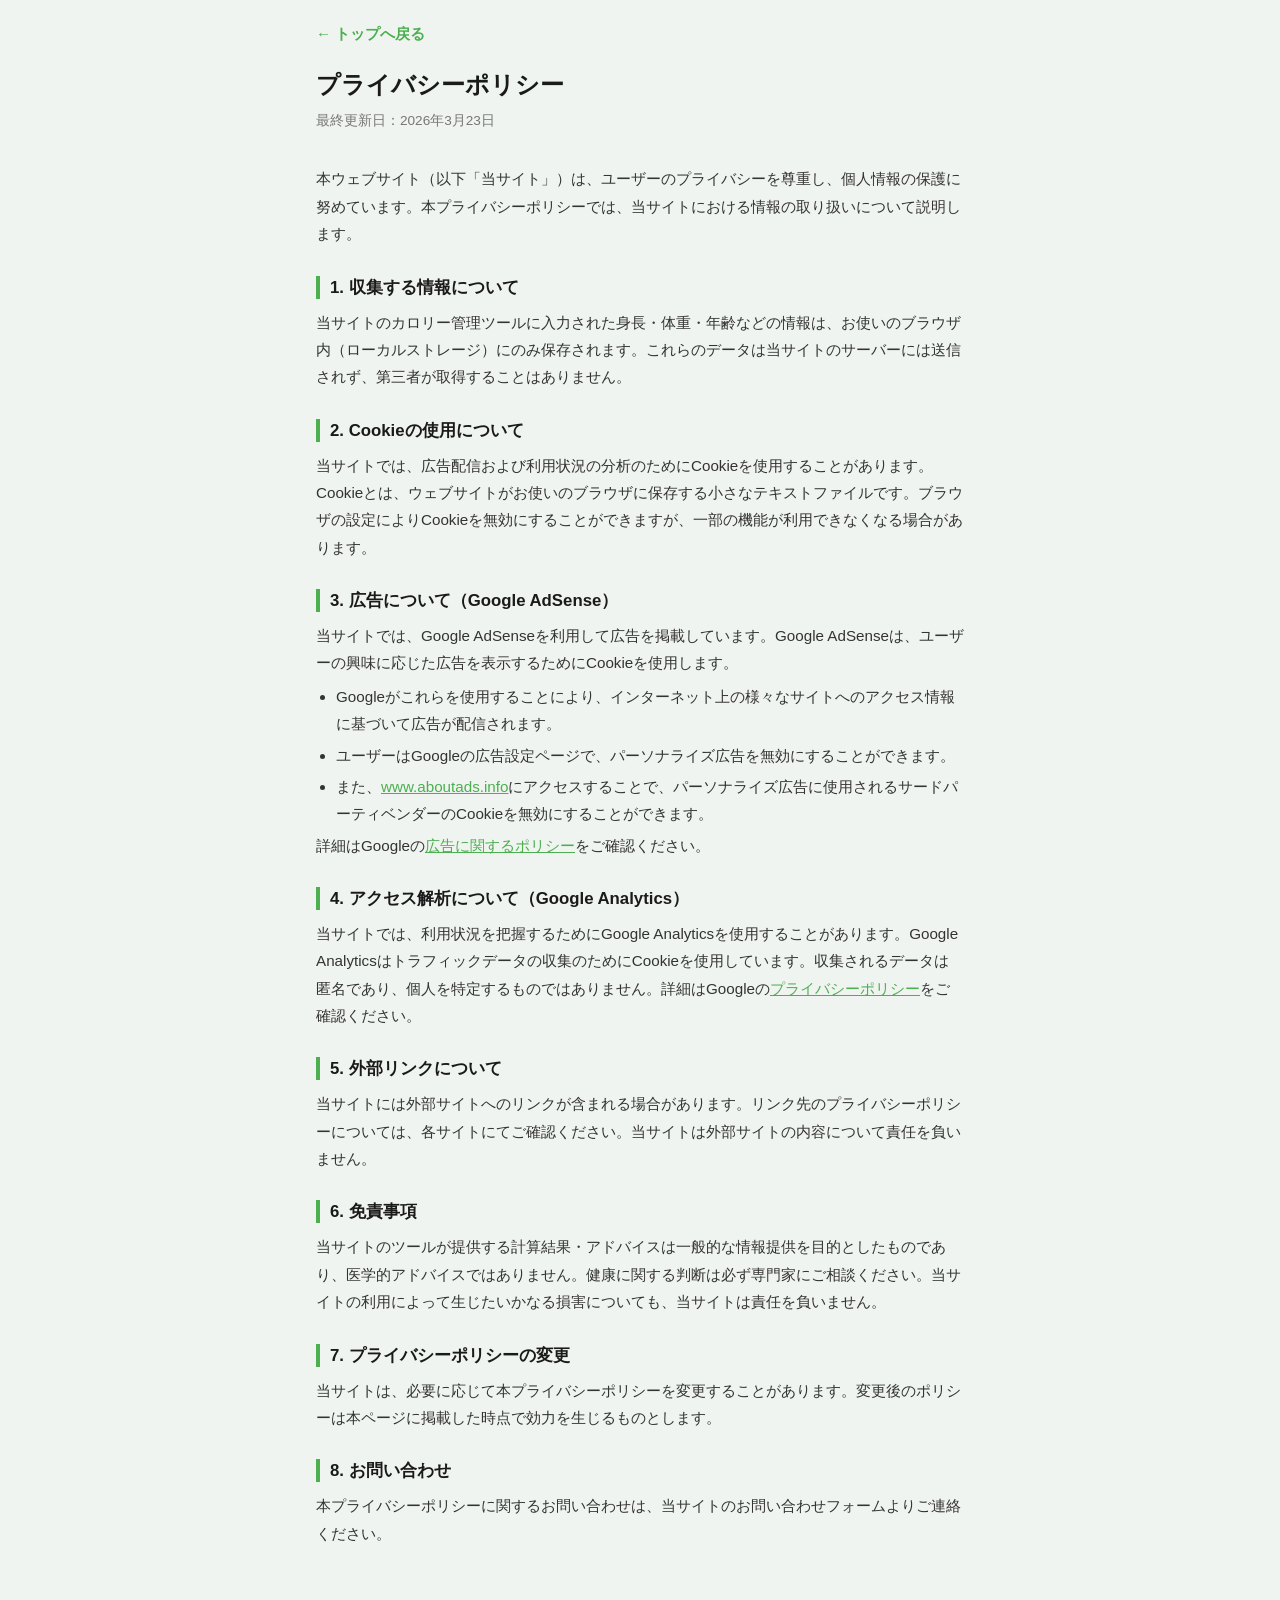
<file: privacy.html>
<!DOCTYPE html>
<html lang="ja">
<head>
  <meta charset="UTF-8" />
  <meta name="viewport" content="width=device-width, initial-scale=1.0" />
  <title>プライバシーポリシー | life-calc14.com</title>
  <meta name="description" content="life-calc14.comのプライバシーポリシーページです。" />
  <link rel="stylesheet" href="style.css" />
  <script async src="https://www.googletagmanager.com/gtag/js?id=G-09VDQ8K3P7"></script>
  <script>
    window.dataLayer = window.dataLayer || [];
    function gtag(){dataLayer.push(arguments);}
    gtag('js', new Date());
    gtag('config', 'G-09VDQ8K3P7');
  </script>
  <script async src="https://pagead2.googlesyndication.com/pagead/js/adsbygoogle.js?client=ca-pub-2695760144989493"
     crossorigin="anonymous"></script>
  <style>
    .policy-wrap { max-width: 680px; margin: 0 auto; padding: 24px 16px 60px; }
    .policy-wrap h1 { font-size: 1.5rem; font-weight: 800; margin-bottom: 8px; }
    .policy-wrap .updated { font-size: 0.85rem; color: #777; margin-bottom: 32px; }
    .policy-wrap h2 { font-size: 1.05rem; font-weight: 700; margin: 28px 0 10px; border-left: 4px solid #4CAF50; padding-left: 10px; }
    .policy-wrap p, .policy-wrap li { font-size: 0.95rem; line-height: 1.8; color: #333; }
    .policy-wrap ul { padding-left: 20px; margin-top: 6px; }
    .policy-wrap li { margin-bottom: 4px; }
    .policy-wrap a { color: #4CAF50; }
    .back-link { display: inline-block; margin-bottom: 24px; color: #4CAF50; font-weight: 600; text-decoration: none; font-size: 0.95rem; }
    .back-link:hover { text-decoration: underline; }
  </style>
</head>
<body>
  <div class="policy-wrap">
    <a href="/" class="back-link">← トップへ戻る</a>
    <h1>プライバシーポリシー</h1>
    <p class="updated">最終更新日：2026年3月23日</p>

    <p>本ウェブサイト（以下「当サイト」）は、ユーザーのプライバシーを尊重し、個人情報の保護に努めています。本プライバシーポリシーでは、当サイトにおける情報の取り扱いについて説明します。</p>

    <h2>1. 収集する情報について</h2>
    <p>当サイトのカロリー管理ツールに入力された身長・体重・年齢などの情報は、お使いのブラウザ内（ローカルストレージ）にのみ保存されます。これらのデータは当サイトのサーバーには送信されず、第三者が取得することはありません。</p>

    <h2>2. Cookieの使用について</h2>
    <p>当サイトでは、広告配信および利用状況の分析のためにCookieを使用することがあります。Cookieとは、ウェブサイトがお使いのブラウザに保存する小さなテキストファイルです。ブラウザの設定によりCookieを無効にすることができますが、一部の機能が利用できなくなる場合があります。</p>

    <h2>3. 広告について（Google AdSense）</h2>
    <p>当サイトでは、Google AdSenseを利用して広告を掲載しています。Google AdSenseは、ユーザーの興味に応じた広告を表示するためにCookieを使用します。</p>
    <ul>
      <li>Googleがこれらを使用することにより、インターネット上の様々なサイトへのアクセス情報に基づいて広告が配信されます。</li>
      <li>ユーザーはGoogleの広告設定ページで、パーソナライズ広告を無効にすることができます。</li>
      <li>また、<a href="https://www.aboutads.info/choices/" target="_blank" rel="noopener">www.aboutads.info</a>にアクセスすることで、パーソナライズ広告に使用されるサードパーティベンダーのCookieを無効にすることができます。</li>
    </ul>
    <p>詳細はGoogleの<a href="https://policies.google.com/technologies/ads?hl=ja" target="_blank" rel="noopener">広告に関するポリシー</a>をご確認ください。</p>

    <h2>4. アクセス解析について（Google Analytics）</h2>
    <p>当サイトでは、利用状況を把握するためにGoogle Analyticsを使用することがあります。Google Analyticsはトラフィックデータの収集のためにCookieを使用しています。収集されるデータは匿名であり、個人を特定するものではありません。詳細はGoogleの<a href="https://policies.google.com/privacy?hl=ja" target="_blank" rel="noopener">プライバシーポリシー</a>をご確認ください。</p>

    <h2>5. 外部リンクについて</h2>
    <p>当サイトには外部サイトへのリンクが含まれる場合があります。リンク先のプライバシーポリシーについては、各サイトにてご確認ください。当サイトは外部サイトの内容について責任を負いません。</p>

    <h2>6. 免責事項</h2>
    <p>当サイトのツールが提供する計算結果・アドバイスは一般的な情報提供を目的としたものであり、医学的アドバイスではありません。健康に関する判断は必ず専門家にご相談ください。当サイトの利用によって生じたいかなる損害についても、当サイトは責任を負いません。</p>

    <h2>7. プライバシーポリシーの変更</h2>
    <p>当サイトは、必要に応じて本プライバシーポリシーを変更することがあります。変更後のポリシーは本ページに掲載した時点で効力を生じるものとします。</p>

    <h2>8. お問い合わせ</h2>
    <p>本プライバシーポリシーに関するお問い合わせは、当サイトのお問い合わせフォームよりご連絡ください。</p>
  </div>
</body>
</html>
</file>
<file: style.css>
/* ===== リセット・基本 ===== */
*, *::before, *::after { box-sizing: border-box; margin: 0; padding: 0; }

:root {
  --primary: #4CAF50;
  --primary-dark: #388E3C;
  --danger: #F44336;
  --warning: #FF9800;
  --bg: #f0f4f0;
  --card: #ffffff;
  --text: #1a1a1a;
  --muted: #777;
  --border: #e0e0e0;
  --protein: #3b82f6;
  --fat: #f59e0b;
  --carb: #10b981;
  --radius: 16px;
  --shadow: 0 2px 12px rgba(0,0,0,0.08);
}

body {
  font-family: -apple-system, BlinkMacSystemFont, 'Hiragino Sans', 'Hiragino Kaku Gothic ProN', sans-serif;
  background: var(--bg);
  color: var(--text);
  min-height: 100vh;
  padding-bottom: 40px;
}

/* ===== スクリーン切り替え ===== */
.screen { display: none; max-width: 480px; margin: 0 auto; padding: 16px; }
.screen.active { display: block; }

/* ===== カード ===== */
.card {
  background: var(--card);
  border-radius: var(--radius);
  padding: 20px;
  margin-bottom: 16px;
  box-shadow: var(--shadow);
}

/* ===== ロゴ ===== */
.logo {
  font-size: 1.8rem;
  font-weight: 700;
  text-align: center;
  margin-bottom: 4px;
}
.sub {
  text-align: center;
  color: var(--muted);
  font-size: 0.9rem;
  margin-bottom: 24px;
}
.logo-small {
  font-size: 1.2rem;
  font-weight: 700;
}

/* ===== ヘッダー ===== */
.app-header {
  display: flex;
  justify-content: space-between;
  align-items: center;
  padding: 16px 16px 0;
  max-width: 480px;
  margin: 0 auto;
}
.btn-icon {
  background: none;
  border: none;
  font-size: 1.4rem;
  cursor: pointer;
  padding: 4px;
}

/* ===== 日付ナビ ===== */
.date-nav {
  display: flex;
  justify-content: center;
  align-items: center;
  gap: 16px;
  padding: 12px 0 4px;
  font-weight: 600;
  font-size: 1rem;
}
.date-nav button {
  background: none;
  border: none;
  font-size: 1.6rem;
  cursor: pointer;
  color: var(--primary);
  line-height: 1;
  padding: 0 4px;
}

/* ===== フォーム ===== */
.form-group { margin-bottom: 16px; }
.form-group label {
  display: block;
  font-size: 0.85rem;
  font-weight: 600;
  color: var(--muted);
  margin-bottom: 6px;
  text-transform: uppercase;
  letter-spacing: 0.05em;
}
.form-group input,
.form-group select {
  width: 100%;
  padding: 12px 14px;
  border: 1.5px solid var(--border);
  border-radius: 10px;
  font-size: 1rem;
  transition: border-color 0.2s;
  background: #fafafa;
  color: var(--text);
}
.form-group input:focus,
.form-group select:focus {
  outline: none;
  border-color: var(--primary);
  background: #fff;
}
.input-unit {
  display: flex;
  align-items: center;
  gap: 8px;
}
.input-unit input { flex: 1; }
.input-unit span { color: var(--muted); font-size: 0.95rem; white-space: nowrap; }

.radio-group { display: flex; gap: 16px; padding-top: 4px; }
.radio-label {
  display: flex;
  align-items: center;
  gap: 6px;
  cursor: pointer;
  font-size: 1rem;
}
.radio-label input { accent-color: var(--primary); width: 16px; height: 16px; }

/* ===== ボタン ===== */
.btn-primary {
  width: 100%;
  padding: 14px;
  background: var(--primary);
  color: white;
  border: none;
  border-radius: 12px;
  font-size: 1.05rem;
  font-weight: 700;
  cursor: pointer;
  margin-top: 8px;
  transition: background 0.2s, transform 0.1s;
}
.btn-primary:hover { background: var(--primary-dark); }
.btn-primary:active { transform: scale(0.98); }

.btn-add {
  width: 100%;
  padding: 12px;
  background: none;
  border: 2px dashed var(--primary);
  border-radius: 12px;
  color: var(--primary);
  font-size: 1rem;
  font-weight: 600;
  cursor: pointer;
  margin-top: 8px;
  transition: background 0.2s;
}
.btn-add:hover { background: #f0faf0; }

.btn-back {
  background: none;
  border: none;
  color: var(--primary);
  font-size: 1rem;
  font-weight: 600;
  cursor: pointer;
  padding: 0;
}

/* ===== カロリーリング ===== */
.summary-card { text-align: center; }

.calorie-ring-wrapper {
  position: relative;
  width: 160px;
  height: 160px;
  margin: 0 auto 20px;
}
.calorie-ring { transform: rotate(-90deg); }
.ring-bg {
  fill: none;
  stroke: #e8f5e9;
  stroke-width: 12;
}
.ring-fill {
  fill: none;
  stroke: var(--primary);
  stroke-width: 12;
  stroke-linecap: round;
  stroke-dasharray: 314;
  stroke-dashoffset: 314;
  transition: stroke-dashoffset 0.6s ease, stroke 0.3s;
}
.ring-text {
  position: absolute;
  top: 50%;
  left: 50%;
  transform: translate(-50%, -50%);
  text-align: center;
}
.ring-main {
  font-size: 1.8rem;
  font-weight: 800;
  line-height: 1;
}
.ring-label {
  font-size: 0.75rem;
  color: var(--muted);
  margin-top: 2px;
}

.calorie-stats {
  display: flex;
  justify-content: space-around;
  margin-bottom: 16px;
}
.stat { text-align: center; }
.stat-label { font-size: 0.75rem; color: var(--muted); }
.stat-value { font-size: 1.1rem; font-weight: 700; margin-top: 2px; }

.calorie-message {
  padding: 10px 16px;
  border-radius: 10px;
  font-size: 0.9rem;
  font-weight: 600;
  display: none;
}
.calorie-message.ok { background: #e8f5e9; color: #2e7d32; display: block; }
.calorie-message.warn { background: #fff3e0; color: #e65100; display: block; }
.calorie-message.over { background: #ffebee; color: #c62828; display: block; }

/* ===== PFCバー ===== */
.section-title {
  font-size: 1rem;
  font-weight: 700;
  margin-bottom: 16px;
  color: var(--text);
}
.pfc-bars { display: flex; flex-direction: column; gap: 12px; }
.pfc-item { display: flex; align-items: center; gap: 10px; }
.pfc-label {
  display: flex;
  align-items: center;
  gap: 6px;
  font-size: 0.85rem;
  width: 80px;
  flex-shrink: 0;
}
.pfc-dot {
  width: 10px;
  height: 10px;
  border-radius: 50%;
  flex-shrink: 0;
}
.pfc-dot.protein { background: var(--protein); }
.pfc-dot.fat { background: var(--fat); }
.pfc-dot.carb { background: var(--carb); }

.pfc-bar-wrap {
  flex: 1;
  background: #f0f0f0;
  border-radius: 999px;
  height: 10px;
  overflow: hidden;
}
.pfc-bar {
  height: 100%;
  border-radius: 999px;
  width: 0%;
  transition: width 0.5s ease;
}
.protein-bar { background: var(--protein); }
.fat-bar { background: var(--fat); }
.carb-bar { background: var(--carb); }
.pfc-value { font-size: 0.85rem; font-weight: 600; width: 36px; text-align: right; }

/* ===== 目標カード ===== */
.goal-stats {
  display: flex;
  justify-content: space-around;
  text-align: center;
}
.goal-value { font-size: 1.4rem; font-weight: 800; color: var(--primary); }
.goal-label { font-size: 0.75rem; color: var(--muted); margin-top: 4px; }

/* ===== 食事リスト ===== */
.meal-list { display: flex; flex-direction: column; gap: 10px; margin-bottom: 4px; }
.meal-item {
  display: flex;
  align-items: center;
  justify-content: space-between;
  padding: 12px 14px;
  background: #f8fdf8;
  border-radius: 10px;
  border: 1px solid #e8f5e9;
}
.meal-info { flex: 1; }
.meal-name-text { font-weight: 600; font-size: 0.95rem; }
.meal-timing-badge {
  display: inline-block;
  font-size: 0.7rem;
  padding: 2px 8px;
  border-radius: 999px;
  background: var(--primary);
  color: white;
  margin-left: 6px;
  font-weight: 600;
}
.meal-pfc { font-size: 0.75rem; color: var(--muted); margin-top: 3px; }
.meal-kcal { font-weight: 800; font-size: 1rem; color: var(--primary); white-space: nowrap; }
.meal-delete {
  background: none;
  border: none;
  color: #ccc;
  font-size: 1.1rem;
  cursor: pointer;
  padding: 0 0 0 10px;
  transition: color 0.2s;
}
.meal-delete:hover { color: var(--danger); }

.no-meal {
  text-align: center;
  color: var(--muted);
  font-size: 0.9rem;
  padding: 20px 0;
}

/* ===== クイック食品 ===== */
.quick-label {
  font-size: 0.8rem;
  color: var(--muted);
  margin-bottom: 8px;
  font-weight: 600;
}
.quick-grid {
  display: flex;
  flex-wrap: wrap;
  gap: 6px;
  margin-bottom: 16px;
}
.quick-btn {
  padding: 6px 12px;
  background: #f0faf0;
  border: 1.5px solid var(--primary);
  border-radius: 999px;
  font-size: 0.8rem;
  color: var(--primary);
  font-weight: 600;
  cursor: pointer;
  transition: background 0.2s;
}
.quick-btn:hover { background: var(--primary); color: white; }

/* ===== PFC入力グリッド ===== */
.pfc-inputs { display: grid; grid-template-columns: 1fr 1fr 1fr; gap: 10px; }

/* ===== フッター ===== */
.site-footer {
  max-width: 480px;
  margin: 0 auto;
  padding: 16px;
  display: flex;
  justify-content: space-between;
  font-size: 0.8rem;
  color: var(--muted);
}
.site-footer a { color: var(--muted); text-decoration: none; }
.site-footer a:hover { text-decoration: underline; }

/* ===== 画面ヘッダー ===== */
.screen-header {
  display: flex;
  align-items: center;
  gap: 12px;
  margin-bottom: 20px;
}
.screen-header h2 { font-size: 1.1rem; }
</file>
